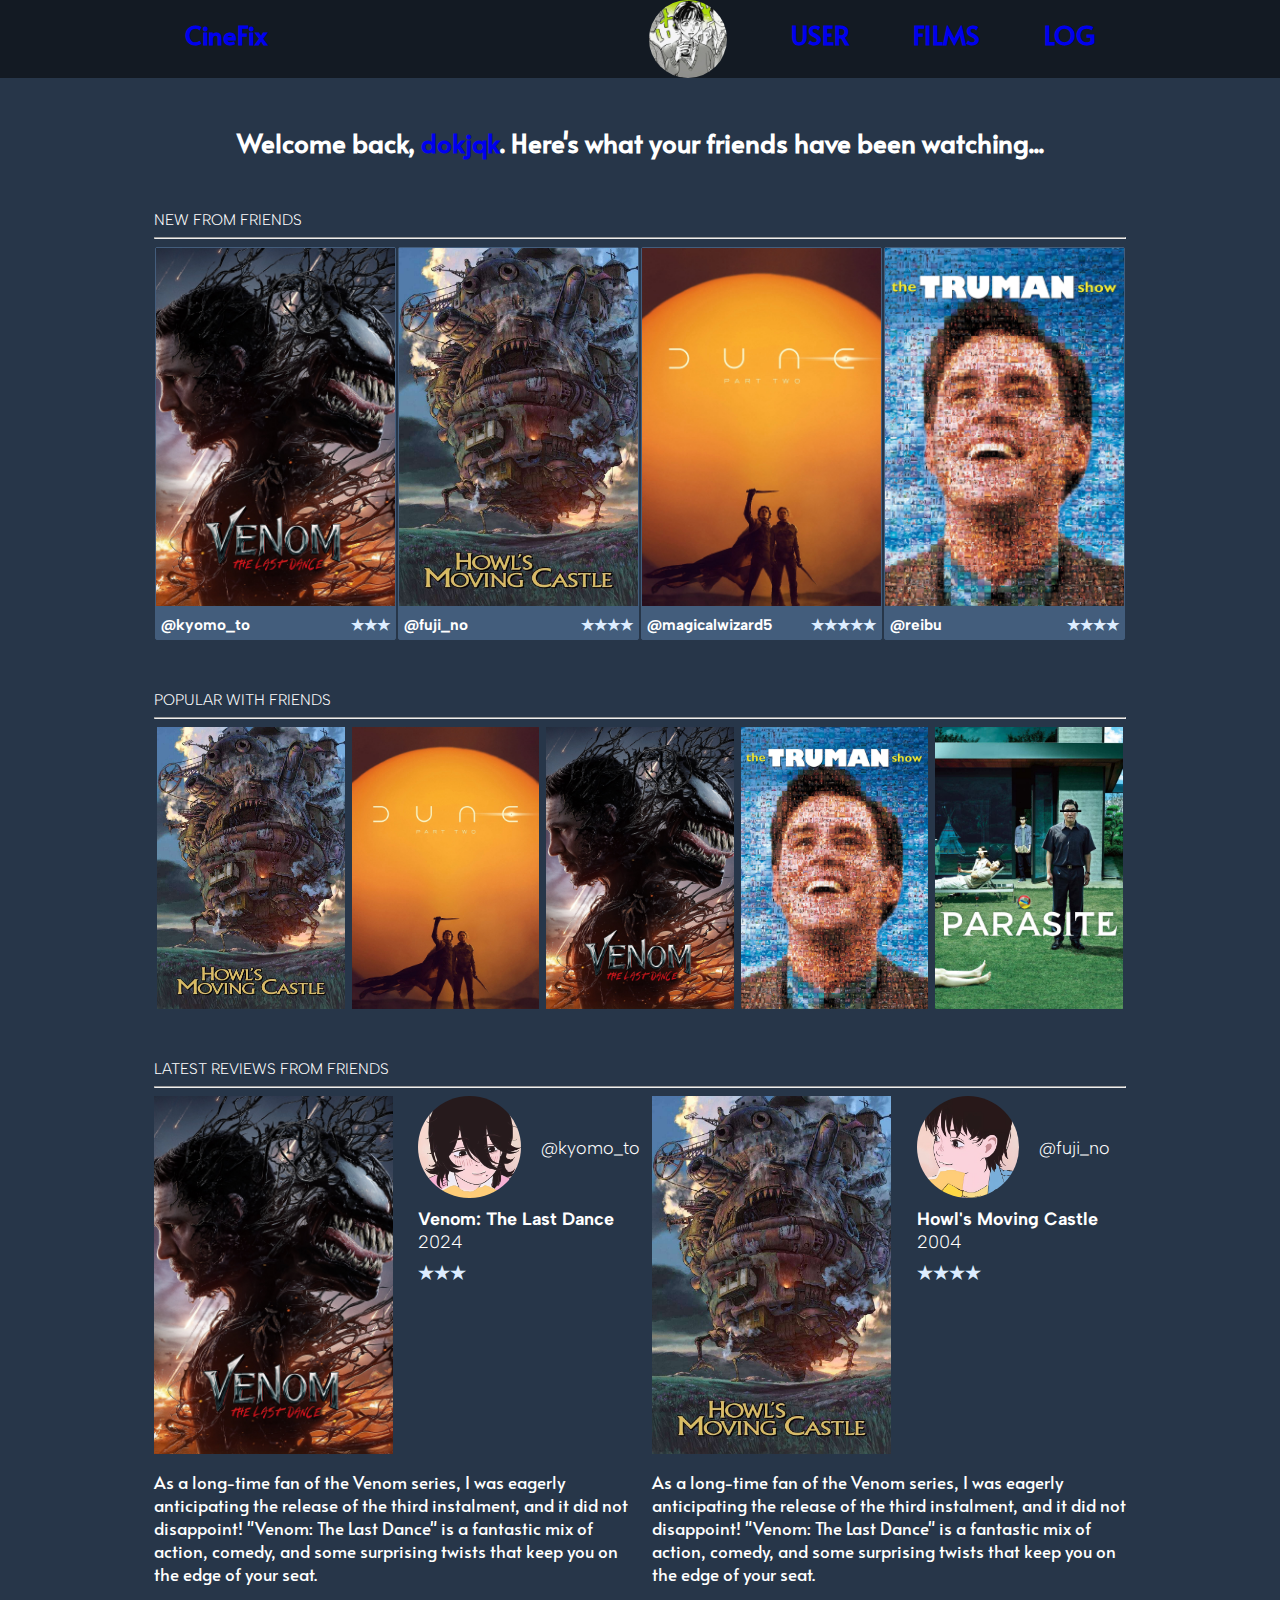
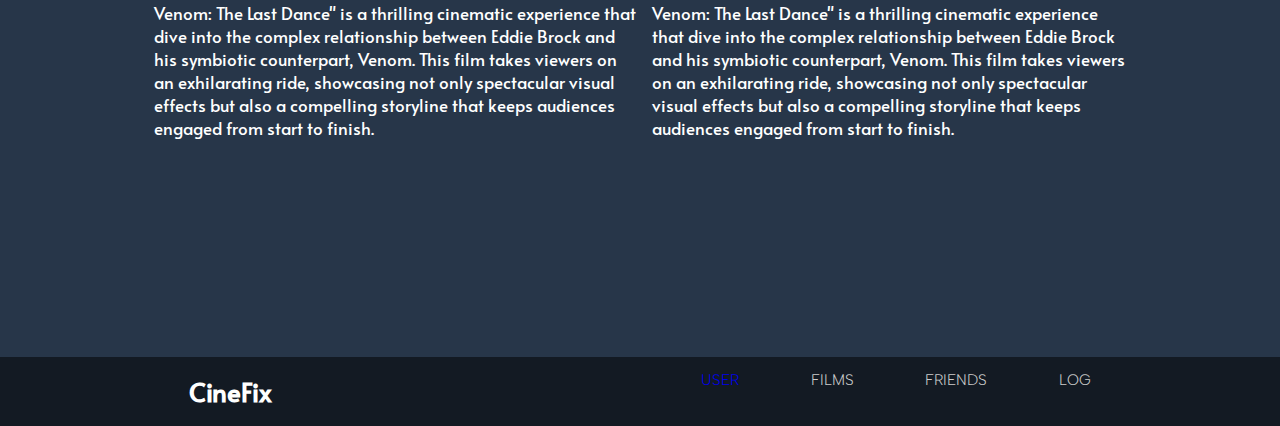
<file: index.html>
<!DOCTYPE html>
<html lang="en">
<head>
    <meta charset="UTF-8">
    <meta name="viewport" content="width=device-width, initial-scale=1.0">
    <title>CineFix</title>
    <link rel="stylesheet" href="./styles.css">
    <link rel="preconnect" href="https://fonts.googleapis.com">
    <link rel="preconnect" href="https://fonts.gstatic.com" crossorigin>
    <link href="https://fonts.googleapis.com/css2?family=Alata&family=Albert+Sans:ital,wght@0,100..900;1,100..900&display=swap" rel="stylesheet">
</head>
<body>
    <nav> 
        <h1 class="main"><a href="index.html">CineFix</a></h1>
        <img src="./images/icon.jpg" alt="Icon image">
        <h1><a href="./user.html">USER</a></h1>
        <h1><a href="./films.html">FILMS</a></h1>
        <h1><a href="./log.html">LOG</a></h1>
    </nav>
    <div id="side-borders">
        <main>
            <!-- Introduction -->
             <section id="introduction">
                <h1>Welcome back, <a href="user.html">dokjqk</a>. Here's what your friends have been watching...</h1>
             </section>
            <!-- New from friends -->
            <section>
                <h2>NEW FROM FRIENDS</h2>
                <hr>
                <div id="new-friends">
                    <div id="review-bar">
                        <a href="#"><img src="./images/venom-the-last-dance.jpg" alt="Vemon The Last Dance"></a>
                        <div id="bar-text">
                            <h3>@kyomo_to</h3>
                            <h3 class="stars">★★★</h3>
                        </div>
                    </div>
                    <div id="review-bar">
                        <a href="./films/howls-moving-castle.html"><img src="./images/howl-s-moving-castle.jpg" alt="Howl's Moving Castle"></a>
                        <div id="bar-text">
                            <h3>@fuji_no</h3>
                            <h3 class="stars">★★★★</h3>
                        </div>
                    </div>
                    <div id="review-bar">
                        <a href="#"><img src="./images/dune-part-two.jpg" alt="Dune Part Two"></a>
                        <div id="bar-text">
                            <h3>@magicalwizard5</h3>
                            <h3 class="stars">★★★★★</h3>
                            </div>
                    </div>
                    <div id="review-bar">
                        <a href="#"><img src="./images/the-truman-show.jpg" alt="The Truman Show"></a>
                        <div id="bar-text">
                            <h3>@reibu</h3>
                            <h3 class="stars">★★★★</h3>
                        </div>
                    </div>
                </div>
            </section>

            <!-- Popular with friends right now -->
            <section>
                <h2 style="margin-top: 50px;">POPULAR WITH FRIENDS</h2>
                <hr>
                <div id="popular-friends-images">
                    <img src="./images/howl-s-moving-castle.jpg" alt="Howl's Moving Castle">
                    <img src="./images/dune-part-two.jpg" alt="Dune Part Two">
                    <img src="./images/venom-the-last-dance.jpg" alt="Vemon The Last Dance">
                    <img src="./images/the-truman-show.jpg" alt="The Truman Show">
                    <img src="./images/parasite.jpg" alt="Parasite">
                </div>
            </section>

            <!-- Latest reviews from friends -->
            <section>
                <h2 style="margin-top: 50px;">LATEST REVIEWS FROM FRIENDS</h2>
                <hr>
                <div id="reviews-home">
                    <div>
                        <div id="recent-reviews">
                            <img src="./images/venom-the-last-dance.jpg" alt="Vemon The Last Dance">
                            <div id="texts">
                                <div id="review-username">
                                    <img src="./images/kyomoto-icon.jpg" alt="kyomoto-icon">
                                    <h2>@kyomo_to</h2>
                                </div>
                                <h3>Venom: The Last Dance</h3>
                                <h2>2024</h2>
                                <h3 class="stars">★★★</h3>
                            </div>
                        </div>
                        <p>As a long-time fan of the Venom series, 
                            I was eagerly anticipating the release of the third instalment, 
                            and it did not disappoint! "Venom: The Last Dance" is a fantastic mix of action, comedy, 
                            and some surprising twists that keep you on the edge of your seat.</p>
                        <p>Venom: The Last Dance" is a thrilling cinematic experience 
                            that dive into the complex relationship between Eddie Brock and his symbiotic counterpart, Venom. 
                            This film takes viewers on an exhilarating ride, 
                            showcasing not only spectacular visual effects but also a compelling storyline that keeps audiences engaged from start to finish.</p>    
                    </div>
                    <div>
                        <div id="recent-reviews">
                            <img src="./images/howl-s-moving-castle.jpg" alt="Howl's Moving Castle">
                            <div id="texts">
                                <div id="review-username">
                                    <img src="./images/fujino-icon.jpg" alt="fujino-icon">
                                    <h2>@fuji_no</h2>
                                </div>
                                <h3>Howl's Moving Castle</h3>
                                <h2>2004</h2>
                                <h3 class="stars">★★★★</h3>
                            </div>
                        </div>
                        <p>As a long-time fan of the Venom series, 
                            I was eagerly anticipating the release of the third instalment, 
                            and it did not disappoint! "Venom: The Last Dance" is a fantastic mix of action, comedy, 
                            and some surprising twists that keep you on the edge of your seat.</p>
                        <p>Venom: The Last Dance" is a thrilling cinematic experience 
                            that dive into the complex relationship between Eddie Brock and his symbiotic counterpart, Venom. 
                            This film takes viewers on an exhilarating ride, 
                            showcasing not only spectacular visual effects but also a compelling storyline that keeps audiences engaged from start to finish.</p>    
                    </div>
                </div>
            </section>
        </main>
    </div>
    <div id="blank-space"></div>
    <footer>
        <h1 class="main">CineFix</h1>
        <h2><a href="user.html">USER</a></h2>
        <h2><a href="">FILMS</a></h2>
        <h2><a href="">FRIENDS</a></h2>
        <h2><a href="">LOG</a></h2>
    </footer>
    <script src="logScript.js"></script>
</body>
</html>
</file>
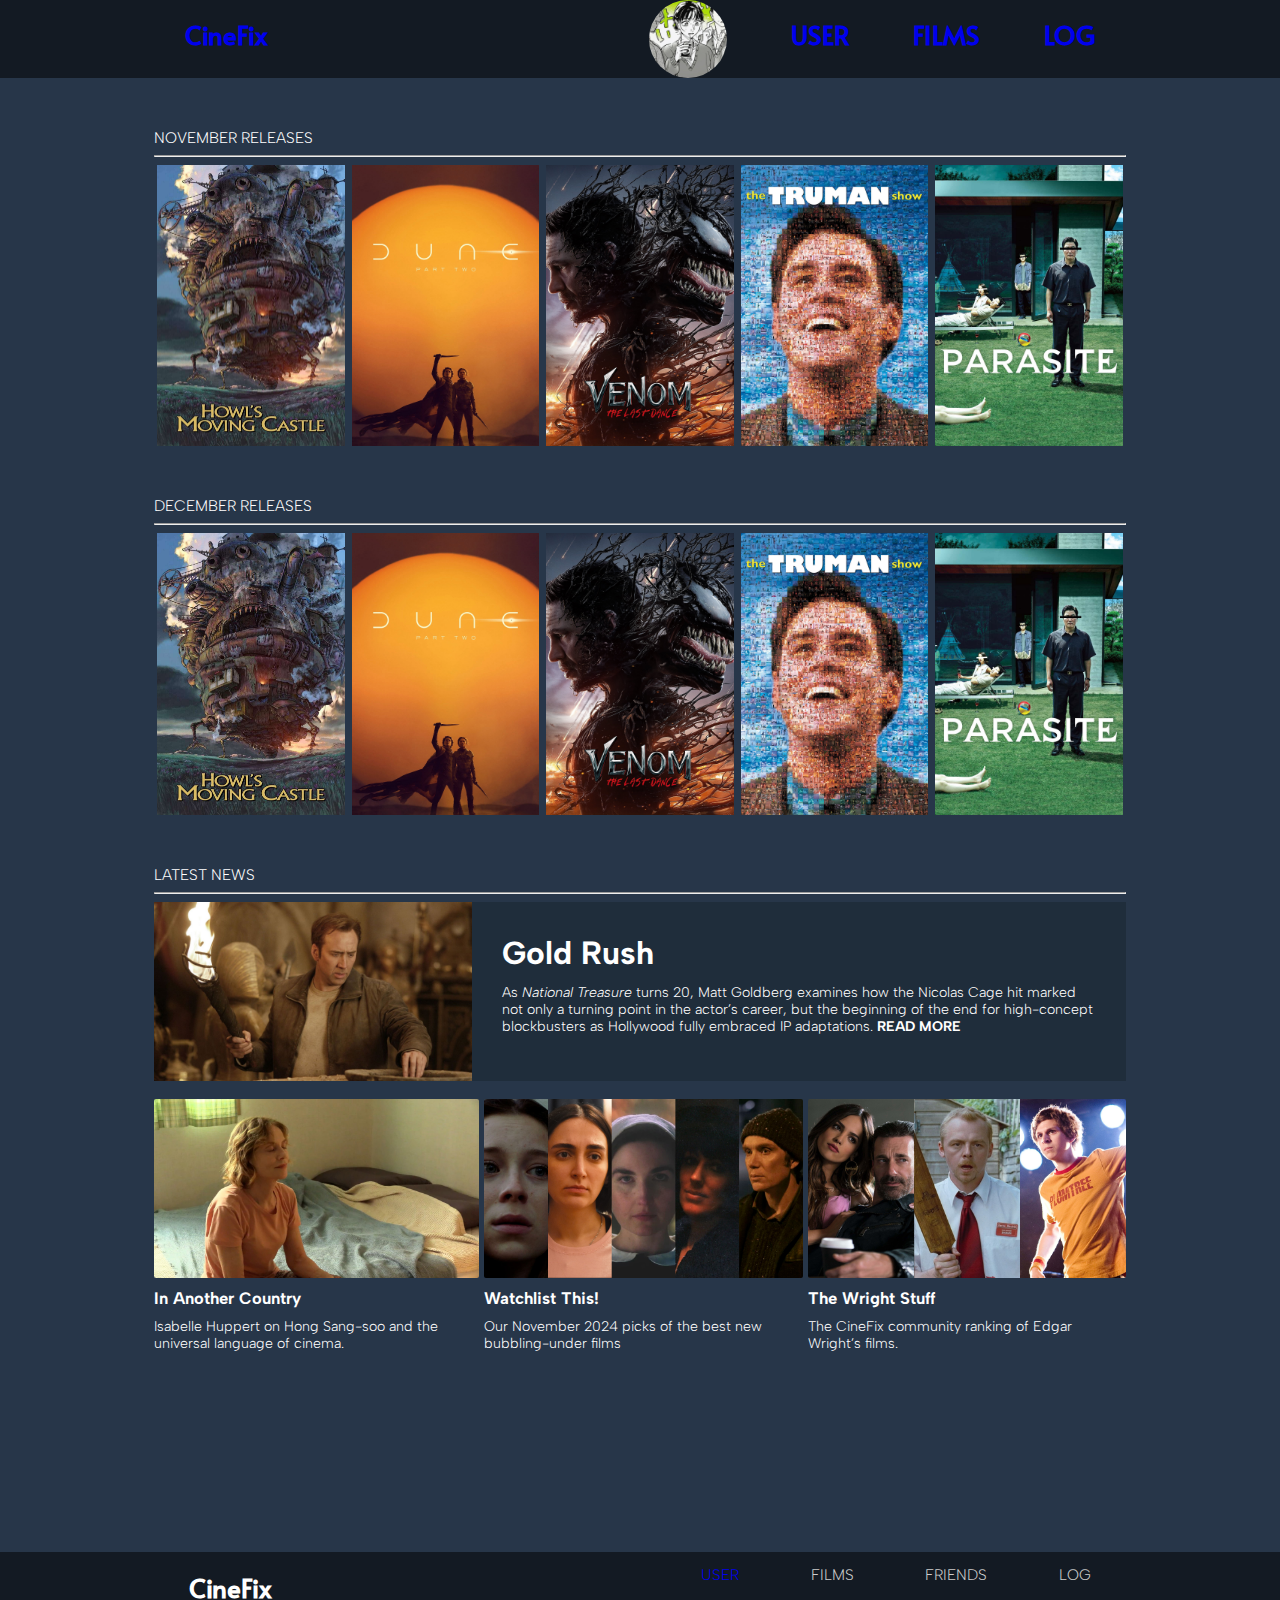
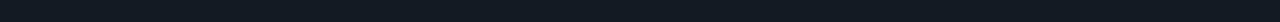
<file: films.html>
<!DOCTYPE html>
<html lang="en">
<head>
    <meta charset="UTF-8">
    <meta name="viewport" content="width=device-width, initial-scale=1.0">
    <title>CineFix Films</title>
    <link rel="stylesheet" href="styles.css">
    <link rel="preconnect" href="https://fonts.googleapis.com">
    <link rel="preconnect" href="https://fonts.gstatic.com" crossorigin>
    <link href="https://fonts.googleapis.com/css2?family=Alata&family=Albert+Sans:ital,wght@0,100..900;1,100..900&display=swap" rel="stylesheet">
</head>
<body>
    <nav> 
        <h1 class="main"><a href="index.html">CineFix</a></h1>
        <img src="./images/icon.jpg" alt="Icon image">
        <h1><a href="./user.html">USER</a></h1>
        <h1><a href="./films.html">FILMS</a></h1>
        <h1><a href="./log.html">LOG</a></h1>
    </nav>
    <div id="side-borders">
        <section>
            <h2 style="margin-top: 50px;">NOVEMBER RELEASES</h2>
            <hr>
            <div id="popular-friends-images">
                <img src="./images/howl-s-moving-castle.jpg" alt="Howl's Moving Castle">
                <img src="./images/dune-part-two.jpg" alt="Dune Part Two">
                <img src="./images/venom-the-last-dance.jpg" alt="Vemon The Last Dance">
                <img src="./images/the-truman-show.jpg" alt="The Truman Show">
                <img src="./images/parasite.jpg" alt="Parasite">
            </div>
        </section>
        <section>
            <h2 style="margin-top: 50px;">DECEMBER RELEASES</h2>
            <hr>
            <div id="popular-friends-images">
                <img src="./images/howl-s-moving-castle.jpg" alt="Howl's Moving Castle">
                <img src="./images/dune-part-two.jpg" alt="Dune Part Two">
                <img src="./images/venom-the-last-dance.jpg" alt="Vemon The Last Dance">
                <img src="./images/the-truman-show.jpg" alt="The Truman Show">
                <img src="./images/parasite.jpg" alt="Parasite">
            </div>
        </section>
        <section>
            <h2 style="margin-top: 50px;">LATEST NEWS</h2>
            <hr>
            <div id="news-header">
                <img src="./images/gold-rush-cage1.jpg" alt="Gold Rush Nicolas Cage">
                <div id="news-text-header">
                    <h3>Gold Rush</h3>
                    <h2>As <em>National Treasure</em> turns 20, Matt Goldberg examines how the Nicolas Cage hit marked not only a turning point in the actor’s career,
                         but the beginning of the end for high-concept blockbusters as Hollywood fully embraced IP adaptations. <span>READ MORE</span></h2>
                </div>
            </div>
            <br>
        </section>
        <div id="other-news">
            <div id="other-news-items">
                <img src="./images/in-another-country.jpg" alt="A Traveler’s Needs">
                <h3>In Another Country</h3>
                <h2>Isabelle Huppert on Hong Sang-soo and the universal language of cinema.</h2>
            </div>
            <div id="other-news-items">
                <img src="./images/watch-this.jpg" alt="CineFix Watch This">
                <h3>Watchlist This!</h3>
                <h2>Our November 2024 picks of the best new bubbling-under films</h2>
            </div>
            <div id="other-news-items">
                <img src="./images/edgar-wright.jpg" alt="Edgar Wright">
                <h3>The Wright Stuff</h3>
                <h2>The CineFix community ranking of Edgar Wright’s films.</h2>
            </div>
        </div>

    </div>
    <div id="blank-space"></div>
    <footer>
        <h1 class="main">CineFix</h1>
        <h2><a href="user.html">USER</a></h2>
        <h2><a href="">FILMS</a></h2>
        <h2><a href="">FRIENDS</a></h2>
        <h2><a href="">LOG</a></h2>
    </footer>
</body>
</file>
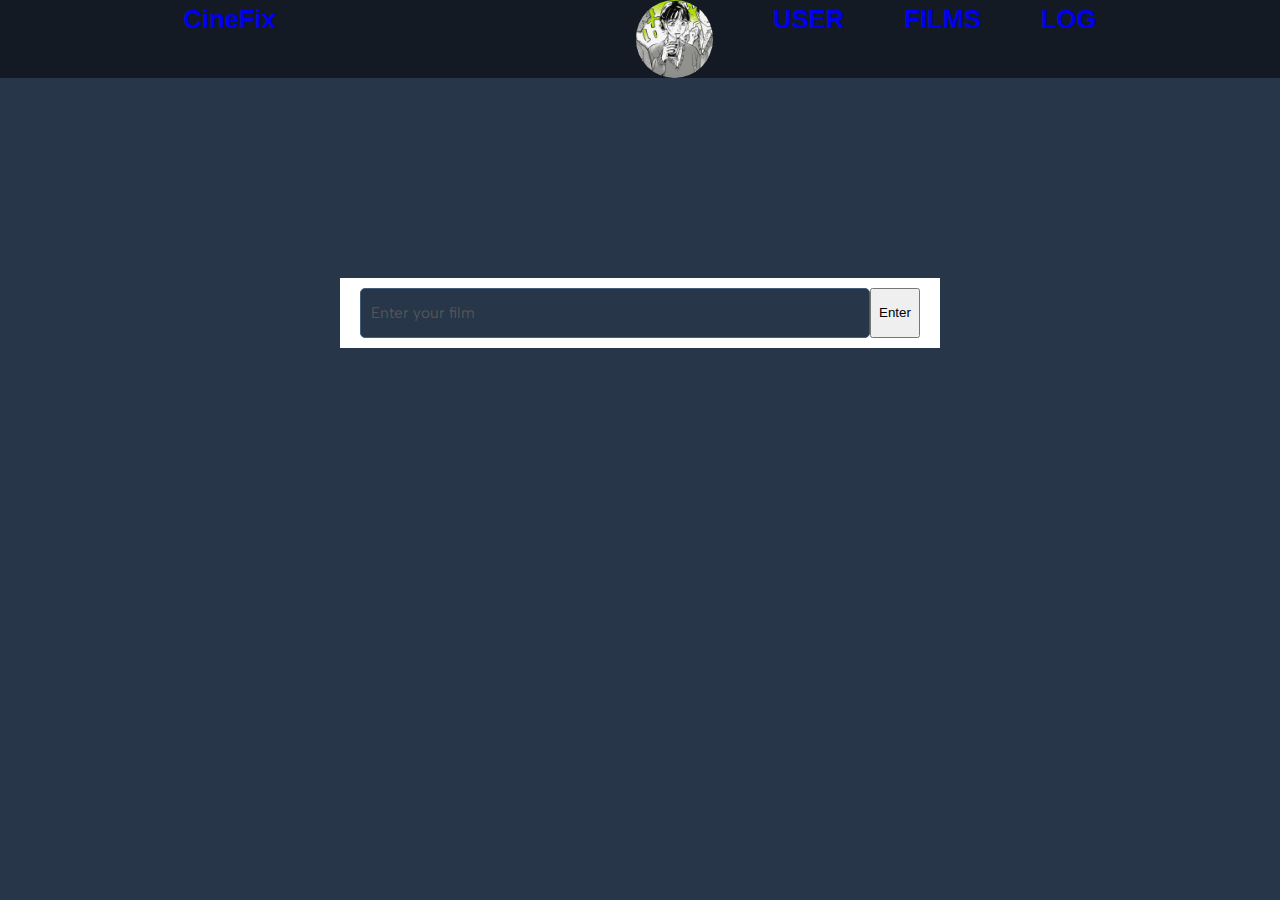
<file: logsearch.html>
<!DOCTYPE html>
<html lang="en">
<head>
    <meta charset="UTF-8">
    <meta name="viewport" content="width=device-width, initial-scale=1.0">
    <title>Test</title>
    <link rel="icon" href="./images/feather-solid.svg">
    <link rel="stylesheet" href="textstyles.css">
    <link rel="stylesheet" href="./styles.css">
    <link rel="preconnect" href="https://fonts.googleapis.com">
    <link rel="preconnect" href="https://fonts.gstatic.com" crossorigin>
    <link href="https://fonts.googleapis.com/css2?family=Alata&family=Albert+Sans:ital,wght@0,100..900;1,100..900&display=swap" rel="stylesheet">
</head>
<body>
    <nav> 
        <h1 class="main"><a href="./index.html">CineFix</a></h1>
        <img src="./images/icon.jpg" alt="Icon image">
        <h1><a href="./user.html">USER</a></h1>
        <h1><a href="./films.html">FILMS</a></h1>
        <h1><a href="./logsearch.html">LOG</a></h1>
    </nav>
    <div class="search-box">
        <div class="row">
            <input type="text" id="input-box" placeholder="Enter your film"
            autocomplete="off">
            <button id="save-button">Enter</button>
        </div>
        <div class="result-box"></div>
    </div>  
    <script src="autocomplete.js"></script>
</body>
</html>
</file>
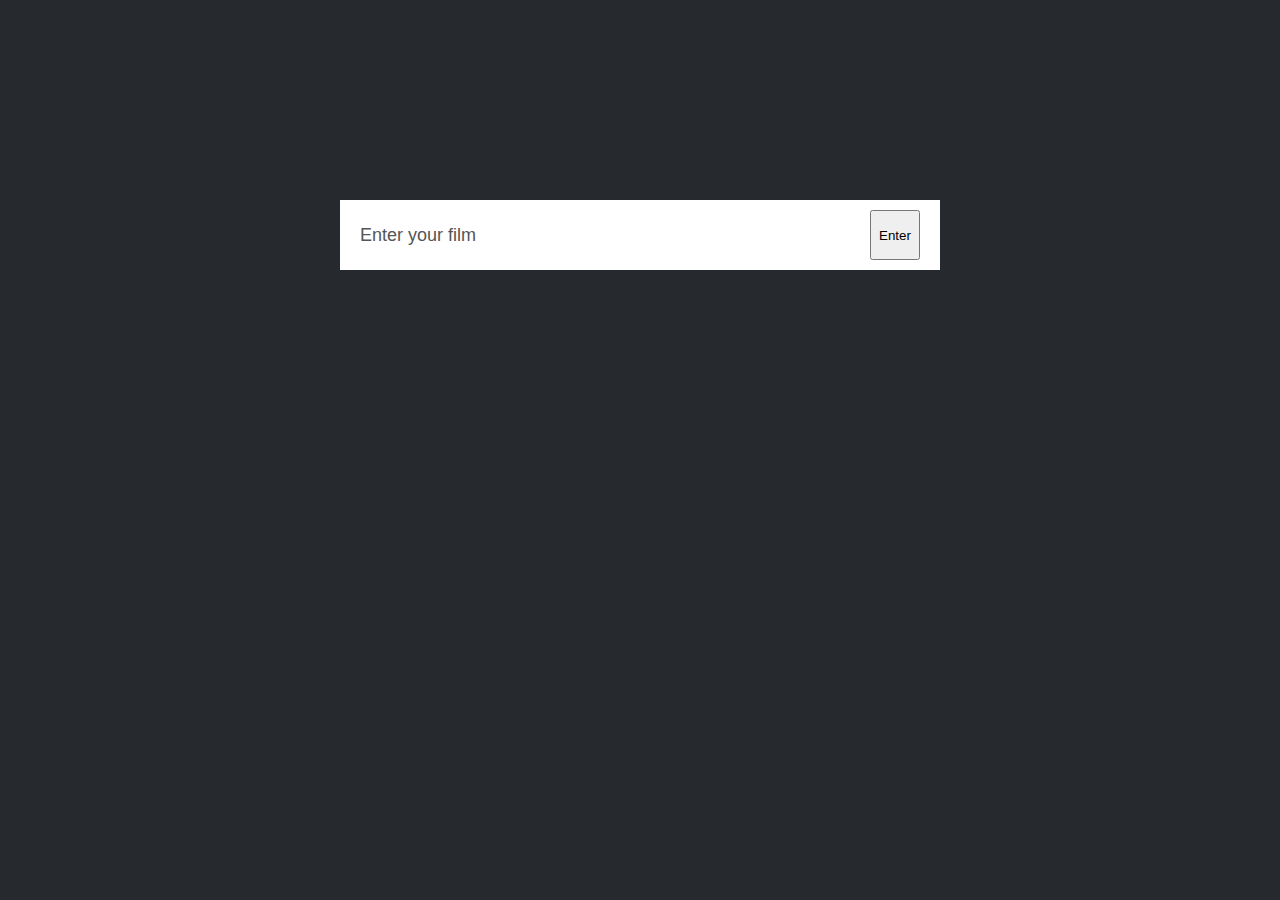
<file: test.html>
<!DOCTYPE html>
<html lang="en">
<head>
    <meta charset="UTF-8">
    <meta name="viewport" content="width=device-width, initial-scale=1.0">
    <title>Test</title>
    <link rel="stylesheet" href="textstyles.css">
</head>
<body>
    <div class="search-box">
        <div class="row">
            <input type="text" id="input-box" placeholder="Enter your film"
            autocomplete="off">
            <button id="save-button">Enter</button>
        </div>
        <div class="result-box"></div>
    </div>
    <script src="autocomplete.js"></script>
</body>
</html>
</file>
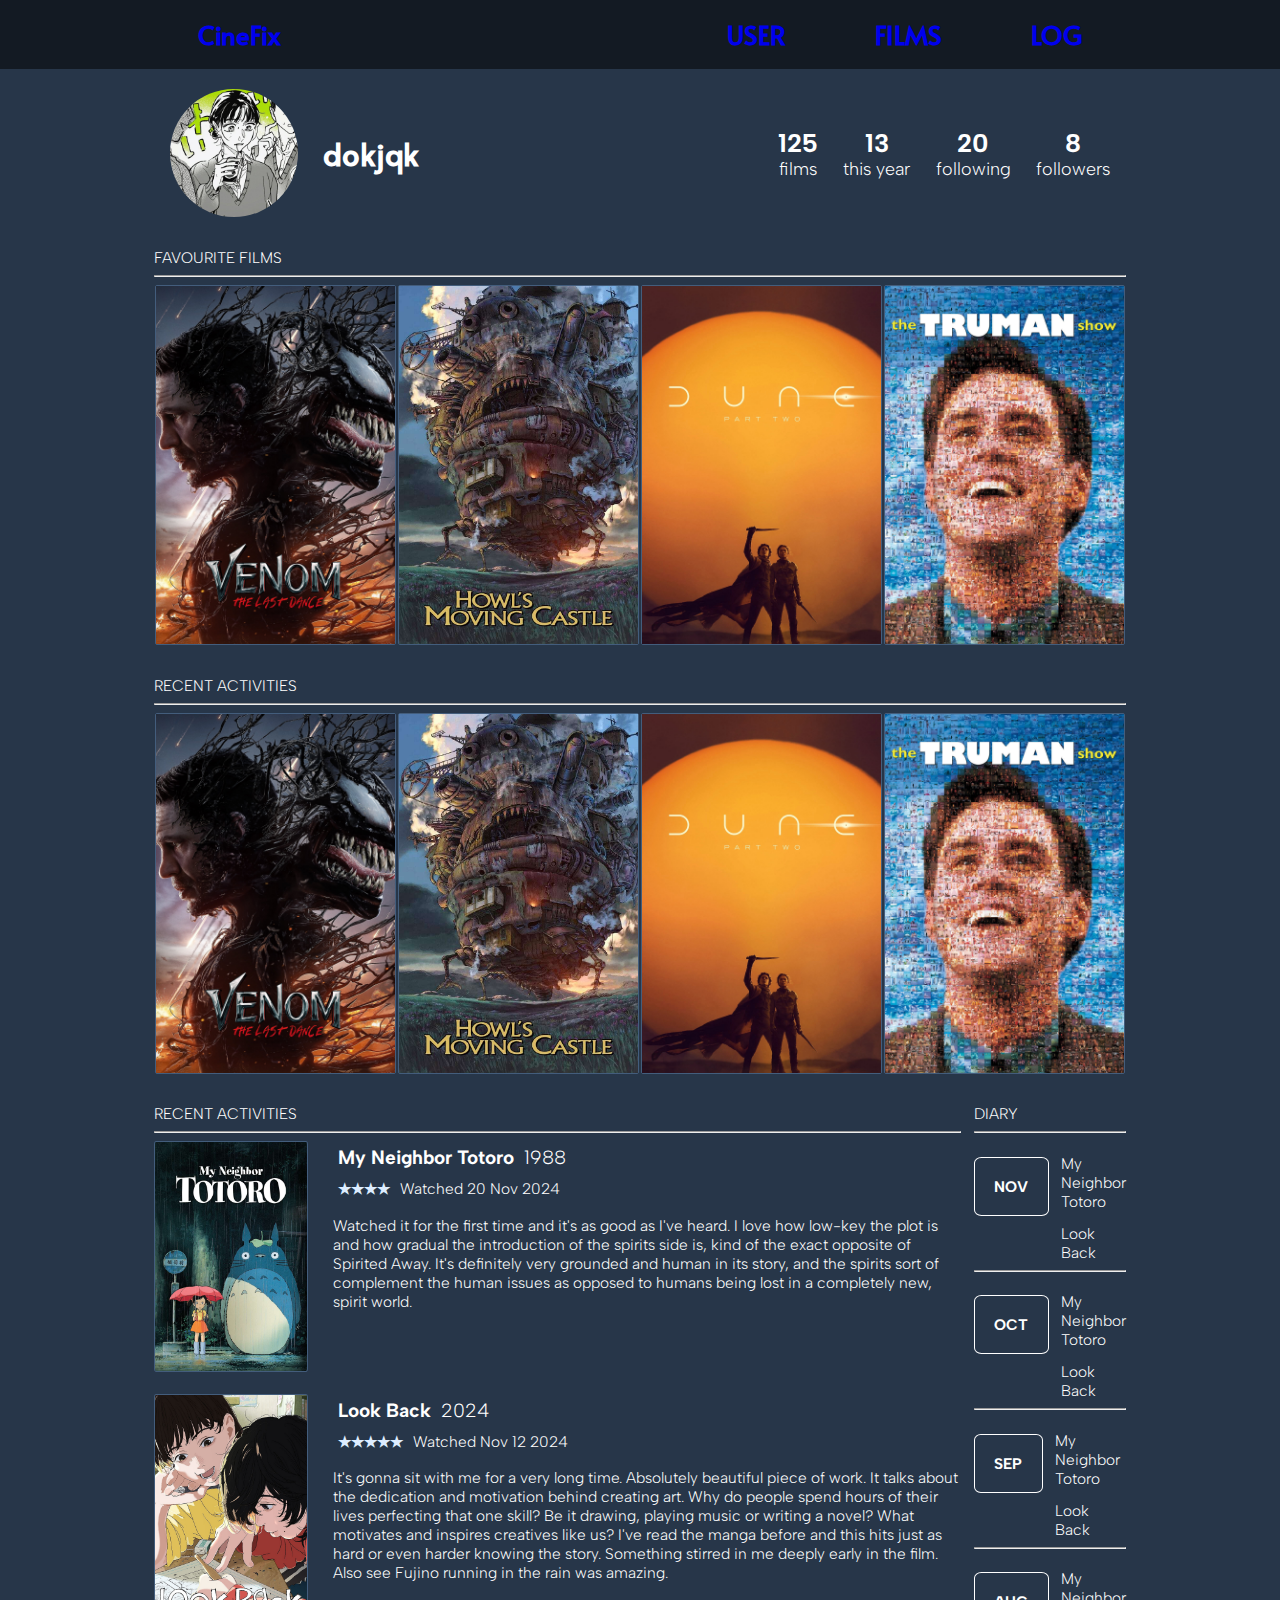
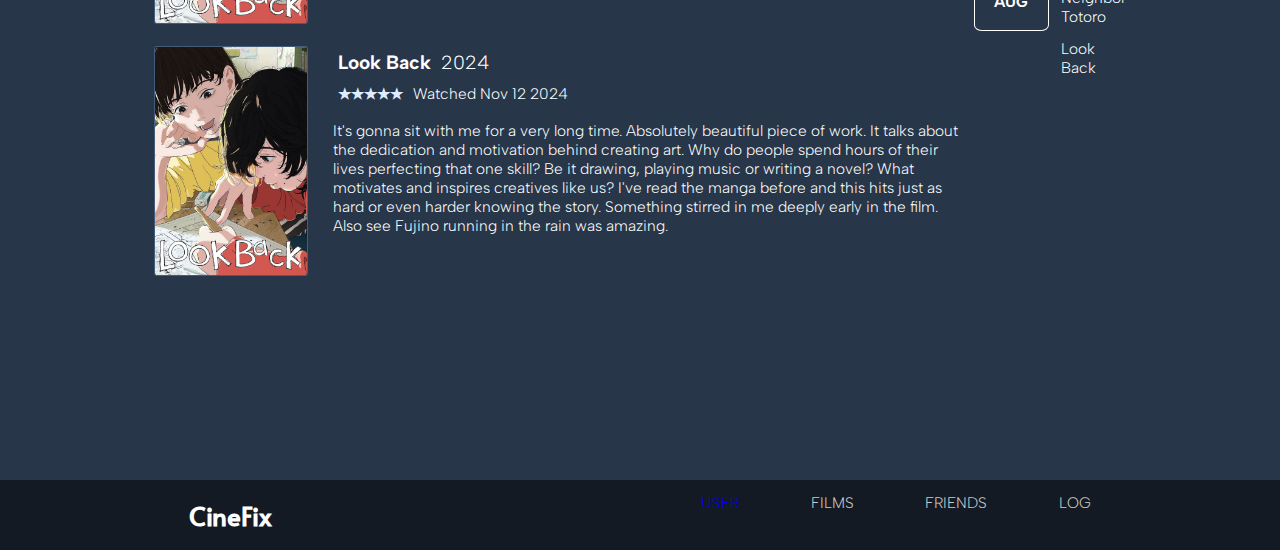
<file: user.html>
<!DOCTYPE html>
<html lang="en">
<head>
    <meta charset="UTF-8">
    <meta name="viewport" content="width=device-width, initial-scale=1.0">
    <title>CineFix User</title>
    <link rel="stylesheet" href="styles.css">
    <link rel="preconnect" href="https://fonts.googleapis.com">
    <link rel="preconnect" href="https://fonts.gstatic.com" crossorigin>
    <link href="https://fonts.googleapis.com/css2?family=Alata&family=Albert+Sans:ital,wght@0,100..900;1,100..900&display=swap" rel="stylesheet">
</head>
<body>
    <nav> 
        <h1 class="main"><a href="index.html">CineFix</a></h1>
        <h1><a href="./user.html">USER</a></h1>
        <h1><a href="./films.html">FILMS</a></h1>
        <h1><a href="./log.html">LOG</a></h1>
    </nav>
    <div id="side-borders">
        <section>
            <div id="profile-borders">
                <div id="profile-name">
                    <img src="./images/icon.jpg" alt="Icon image">
                    <h1>dokjqk</h1>
                </div>
                <div class="profile-icons">
                    <h3>125</h3>
                    <h2>films</h2>
                </div>
                <div class="profile-icons">
                    <h3>13</h3>
                    <h2>this year</h2>
                </div>
                <div class="profile-icons">
                    <h3>20</h3>
                    <h2>following</h2>
                </div>
                <div class="profile-icons">
                    <h3>8</h3>
                    <h2>followers</h2>
                </div>
            </div>
        </section>
        <br>
        <section>
            <h2>FAVOURITE FILMS</h2>
            <hr>
            <div id="new-friends">
                <div id="review-bar">
                    <img src="./images/venom-the-last-dance.jpg" alt="Vemon The Last Dance">
                </div>
                <div id="review-bar">
                    <img src="./images/howl-s-moving-castle.jpg" alt="Howl's Moving Castle">
                </div>
                <div id="review-bar">
                    <img src="./images/dune-part-two.jpg" alt="Dune Part Two">
                </div>
                <div id="review-bar">
                    <img src="./images/the-truman-show.jpg" alt="The Truman Show">
                </div>
            </div>
        </section>
        <br>
        <section>
            <h2>RECENT ACTIVITIES</h2>
            <hr>
            <div id="new-friends">
                <div id="review-bar">
                    <img src="./images/venom-the-last-dance.jpg" alt="Vemon The Last Dance">
                </div>
                <div id="review-bar">
                    <img src="./images/howl-s-moving-castle.jpg" alt="Howl's Moving Castle">
                </div>
                <div id="review-bar">
                    <img src="./images/dune-part-two.jpg" alt="Dune Part Two">
                </div>
                <div id="review-bar">
                    <img src="./images/the-truman-show.jpg" alt="The Truman Show">
                </div>
            </div>
        </section>
        <br>
        <section>
            <div id="recent-reviews-user-section">
                <div class="item-80">    
                    <div>
                        <h2>RECENT ACTIVITIES</h2>
                        <hr>
                    </div>  
                    <div>
                        <div id="recent-reviews-user">
                            <div id="#recent-reviews-img">
                                <img src="./images/my-neighbor-totoro.jpg" alt="My Neighbor Totoro">
                            </div>
                            <div id="recent-reviews-text">
                                <div id="recent-reviews-movie-name">
                                    <h3>My Neighbor Totoro</h3>
                                    <h2>1988</h2>
                                </div>
                                <div id="recent-reviews-rating">
                                    <h3 class="stars">★★★★</h3>
                                    <h2>Watched 20 Nov 2024</h2>
                                </div>
                                <div>
                                    <h2>
                                        Watched it for the first time and it's as good as I've heard.
                                        I love how low-key the plot is and how gradual the introduction of the spirits side is,
                                        kind of the exact opposite of Spirited Away. It's definitely very grounded and human in its story,
                                        and the spirits sort of complement the human issues as opposed to humans being lost in a completely new, spirit world.
                                    </h2>
                                </div>
                            </div>
                        </div>
                    </div>
                    <br>
                    <div>
                        <div id="recent-reviews-user">
                            <div id="#recent-reviews-img">
                                <img src="./images/look-back.jpg" alt="Look Back">
                            </div>
                            <div id="recent-reviews-text">
                                <div id="recent-reviews-movie-name">
                                    <h3>Look Back</h3>
                                    <h2>2024</h2>
                                </div>
                                <div id="recent-reviews-rating">
                                    <h3 class="stars">★★★★★</h3>
                                    <h2>Watched Nov 12 2024</h2>
                                </div>
                                <div>
                                    <h2>
                                        It's gonna sit with me for a very long time. Absolutely beautiful piece of work. It talks about the dedication and motivation 
                                        behind creating art. Why do people spend hours of their lives perfecting that one skill? Be it drawing, playing music or writing a novel? 
                                        What motivates and inspires creatives like us? I've read the manga before and this hits just as hard or even harder knowing the story.
                                        Something stirred in me deeply early in the film. Also see Fujino running in the rain was amazing.
                                    </h2>
                                </div>
                            </div>
                        </div>
                    </div>
                    <br>
                    <div>
                        <div id="recent-reviews-user">
                            <div>
                                <img src="./images/look-back.jpg" alt="">
                            </div>
                            <div id="recent-reviews-text">
                                <div id="recent-reviews-movie-name">
                                    <h3>Look Back</h3>
                                    <h2>2024</h2>
                                </div>
                                <div id="recent-reviews-rating">
                                    <h3 class="stars">★★★★★</h3>
                                    <h2>Watched Nov 12 2024</h2>
                                </div>
                                <div>
                                    <h2>
                                        It's gonna sit with me for a very long time. Absolutely beautiful piece of work. It talks about the dedication and motivation 
                                        behind creating art. Why do people spend hours of their lives perfecting that one skill? Be it drawing, playing music or writing a novel? 
                                        What motivates and inspires creatives like us? I've read the manga before and this hits just as hard or even harder knowing the story.
                                        Something stirred in me deeply early in the film. Also see Fujino running in the rain was amazing.
                                    </h2>
                                </div>
                            </div>
                        </div>
                    </div>
                </div>
                <div class="item-20">
                    <div id="diary">
                        <h2>DIARY</h2>
                        <hr>
                    </div>
                    <ul>
                        <li>
                            <div>
                                <h3>NOV</h3>
                            </div>
                            <div id="movie-diary-text">
                                <h2>My Neighbor Totoro</h2>
                                <h2>Look Back</h2>
                            </div>
                        </li>
                        <hr>
                        <li>
                            <div>
                                <h3>OCT</h3>
                            </div>
                            <div id="movie-diary-text">
                                <h2>My Neighbor Totoro</h2>
                                <h2>Look Back</h2>
                            </div>
                        </li>
                        <hr>
                        <li>
                            <div>
                                <h3>SEP</h3>
                            </div>
                            <div id="movie-diary-text">
                                <h2>My Neighbor Totoro</h2>
                                <h2>Look Back</h2>
                            </div>
                        </li>
                        <hr>
                        <li>
                            <div>
                                <h3>AUG</h3>
                            </div>
                            <div id="movie-diary-text">
                                <h2>My Neighbor Totoro</h2>
                                <h2>Look Back</h2>
                            </div>
                        </li>
                    </ul>
                </div>
            </div>
        </section>
    </div>
    <div id="blank-space"></div>
    <footer>
        <h1 class="main">CineFix</h1>
        <h2><a href="user.html">USER</a></h2>
        <h2><a href="">FILMS</a></h2>
        <h2><a href="">FRIENDS</a></h2>
        <h2><a href="">LOG</a></h2>
    </footer>
</body>
</html>
</file>
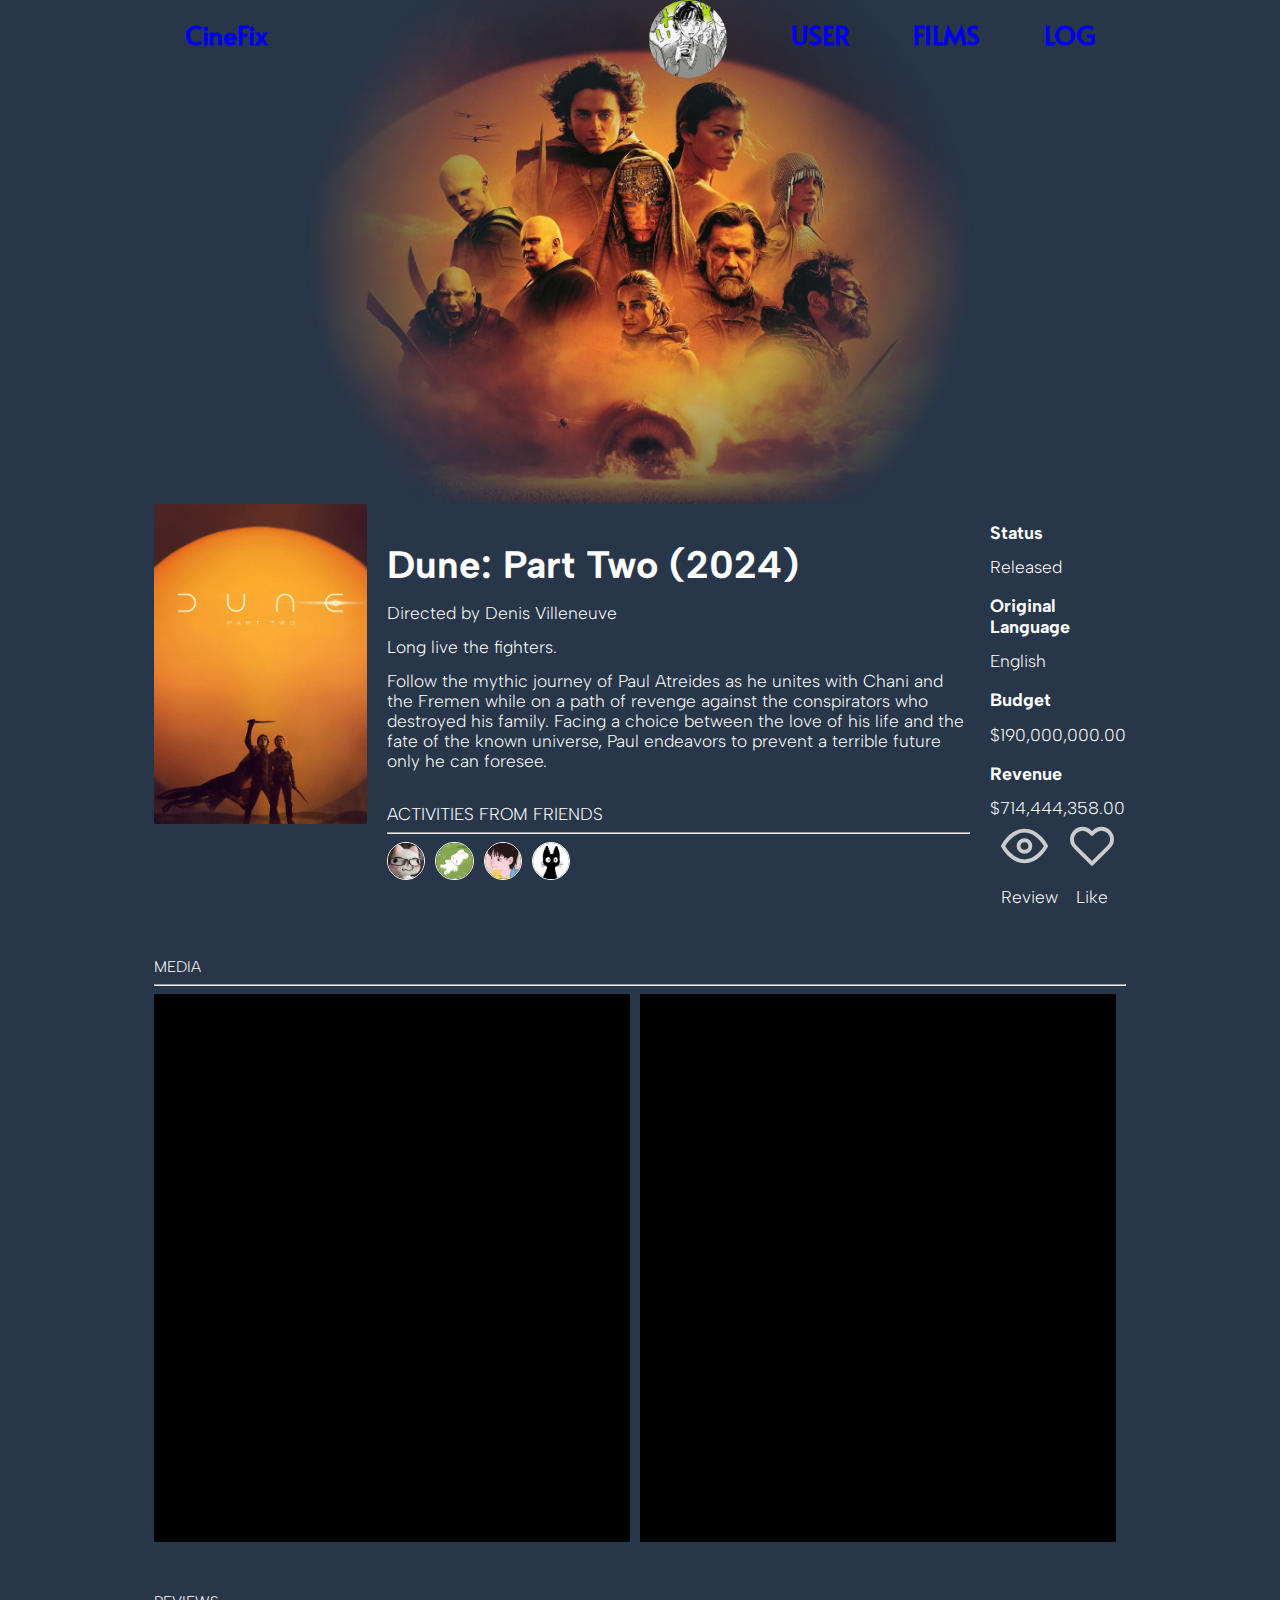
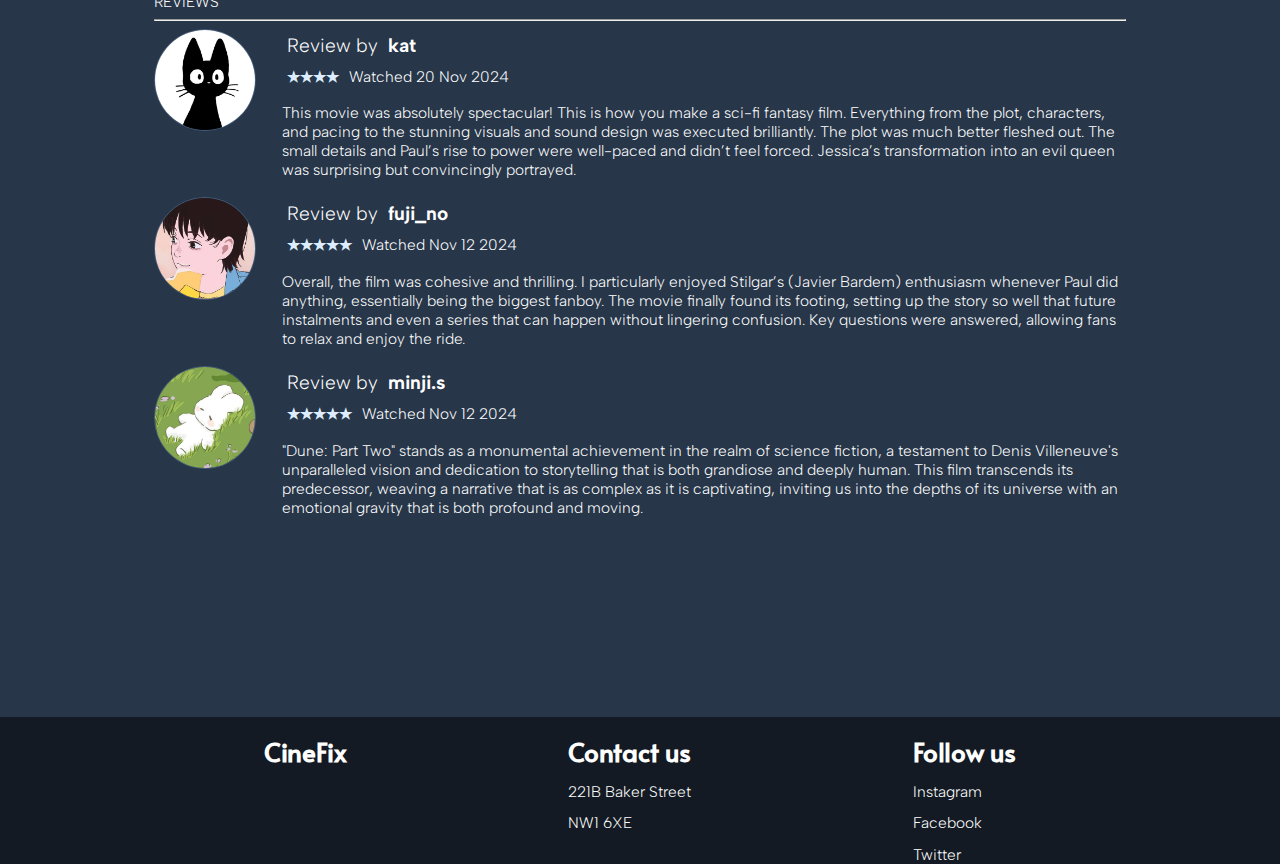
<file: films/dune-2.html>
<!DOCTYPE html>
<html lang="en">
<head>
    <meta charset="UTF-8">
    <meta name="viewport" content="width=device-width, initial-scale=1.0">
    <title>Dune: Part Two</title>
    <link rel="icon" href="../images/feather-solid.svg">
    <link rel="stylesheet" href = "../styles.css">
    <link rel="preconnect" href="https://fonts.googleapis.com">
    <link rel="preconnect" href="https://fonts.gstatic.com" crossorigin>
    <link href="https://fonts.googleapis.com/css2?family=Alata&family=Albert+Sans:ital,wght@0,100..900;1,100..900&display=swap" rel="stylesheet">
</head>
<body>
    <div class="image-container">
        <img src="../images/dune-part-two-banner.jpg" alt="dune-part-two-banner" id="header-image">
        <nav id="film-nav"> 
            <h1 class="main"><a href="../index.html">CineFix</a></h1>
            <img src="../images/icon.jpg" alt="Icon image">
            <h1><a href="../user.html">USER</a></h1>
            <h1><a href="../films.html">FILMS</a></h1>
            <h1><a href="../logsearch.html">LOG</a></h1>
        </nav>
    </div>  
    <div id="side-borders">
        <section>
            <div id="film-info">
                <div>
                    <img src="../images/dune-part-two.jpg" style="border-radius: 2px;" alt="Dune: Part Two">
                </div>
                <div id="film-texts">
                    <h3>Dune: Part Two (2024)</h3>
                    <h2>Directed by Denis Villeneuve</h2>
                    <h2>Long live the fighters.</h2>
                    <h2>Follow the mythic journey of Paul Atreides as he unites with Chani and the Fremen while on a path of revenge against the conspirators who destroyed his family. 
                        Facing a choice between the love of his life and the fate of the known universe, 
                        Paul endeavors to prevent a terrible future only he can foresee.</h2>
                    <br>
                    <h2 style="font-size: 1.vw;">ACTIVITIES FROM FRIENDS</h2>
                    <hr>
                    <div id="activities">
                        <img src="../images/another-cat-icon.jpg" alt="Cat Icon">
                        <img src="../images/bunny-icon.jpg" alt="Bunny Icon">
                        <img src="../images/fujino-icon.jpg" alt="Fujino Icon">
                        <img src="../images/cat-icon.jpg" alt="Kat Icon">
                    </div>
                </div>
                <div id="film-metadata">
                    <h3>Status</h3>
                    <h2>Released</h2>
                    <h3>Original Language</h3>
                    <h2>English</h2>
                    <h3>Budget</h3>
                    <h2>$190,000,000.00</h2>
                    <h3>Revenue</h3>
                    <h2>$714,444,358.00</h2>
                    <div class="item-20-movie">
                        <div id="color-thing">
                            <img src="../images/eye.svg" style="height: 4vw; padding-top: 5px;" alt="Log" id="log-image">
                            <h2 style="text-align: center;">Review</h2>
                        </div>
                        <div id="color-thing">
                            <img src="../images/heart.svg" style="height: 4vw; padding-top: 5px;" alt="Heart" id="log-image">
                            <h2 style="text-align: center;">Like</h2>
                        </div>
                    </div>
                </div>
                
            </div>
        </section>
<section>
    <h2 style="margin-top: 50px;">MEDIA</h2>
    <hr>
    <div id="videos">
        <div class="video-container">
            <iframe width="560" height="315" src="https://www.youtube.com/embed/Way9Dexny3w?si=HMNvRgvCBDJ_aY2s" title="YouTube video player" frameborder="0" allow="accelerometer; autoplay; clipboard-write; encrypted-media; gyroscope; picture-in-picture; web-share" referrerpolicy="strict-origin-when-cross-origin" allowfullscreen></iframe>
        </div>
        <div class="video-container">
            <iframe width="560" height="315" src="https://www.youtube.com/embed/_YUzQa_1RCE?si=_Uoh4a8pb-kUFhCA" title="YouTube video player" frameborder="0" allow="accelerometer; autoplay; clipboard-write; encrypted-media; gyroscope; picture-in-picture; web-share" referrerpolicy="strict-origin-when-cross-origin" allowfullscreen></iframe>
        </div>
    </div>
</section>
        <section>
            <h2 style="margin-top: 50px;">REVIEWS</h2>
            <hr> 
            <div id="recent-reviews-user-section">
                <div class="item-80"> 
   
                    <div>
                        <div id="recent-reviews-user">
                            <div id="movie-user-icon">
                                <img src="../images/cat-icon.jpg" alt="">
                            </div>
                            <div id="recent-reviews-text">
                                <div id="recent-reviews-movie-name">
                                    <h2>Review by</h2>
                                    <h3>kat</h3>
                                </div>
                                <div id="recent-reviews-rating">
                                    <h3 class="stars">★★★★</h3>
                                    <h2>Watched 20 Nov 2024</h2>
                                </div>
                                <div>
                                    <h2>
                                        This movie was absolutely spectacular! This is how you make a sci-fi fantasy film. Everything from the plot, characters, and pacing to the stunning visuals and sound design was executed brilliantly.
                                        The plot was much better fleshed out. The small details and Paul’s rise to power were well-paced and didn’t feel forced. Jessica’s transformation into an evil queen was surprising but convincingly portrayed.
                                    </h2>
                                </div>
                            </div>
                        </div>
                    </div>
                    <br>
                    <div>
                        <div id="recent-reviews-user">
                            <div id="movie-user-icon">
                                <img src="../images/fujino-icon.jpg" alt="User Icon">
                            </div>
                            <div id="recent-reviews-text">
                                <div id="recent-reviews-movie-name">
                                    <h2>Review by</h2>
                                    <h3>fuji_no</h3>
                                </div>
                                <div id="recent-reviews-rating">
                                    <h3 class="stars">★★★★★</h3>
                                    <h2>Watched Nov 12 2024</h2>
                                </div>
                                <div>
                                    <h2>
                                        Overall, the film was cohesive and thrilling. I particularly enjoyed Stilgar’s (Javier Bardem) enthusiasm whenever Paul did anything, essentially being the biggest fanboy. The movie finally found its footing, setting up the story so well that future instalments and even a series that can happen without lingering confusion. Key questions were answered, allowing fans to relax and enjoy the ride.
                                    </h2>
                                </div>
                            </div>
                        </div>
                    </div>
                    <br>
                    <div>
                        <div id="recent-reviews-user">
                            <div id="movie-user-icon">
                                <img src="../images/bunny-icon.jpg" alt="User Icon">
                            </div>
                            <div id="recent-reviews-text">
                                <div id="recent-reviews-movie-name">
                                    <h2>Review by</h2>
                                    <h3>minji.s</h3>
                                </div>
                                <div id="recent-reviews-rating">
                                    <h3 class="stars">★★★★★</h3>
                                    <h2>Watched Nov 12 2024</h2>
                                </div>
                                <div>
                                    <h2>
                                        "Dune: Part Two" stands as a monumental achievement in the realm of science fiction, a testament to Denis Villeneuve's unparalleled vision and dedication to storytelling that is both grandiose and deeply human. This film transcends its predecessor, weaving a narrative that is as complex as it is captivating, inviting us into the depths of its universe with an emotional gravity that is both profound and moving.
                                    </h2>
                                </div>
                            </div>
                        </div>
                    </div>
                </div>

        </section>
    </div>
    <div id="blank-space"></div>
    <footer>
        <h1>CineFix</h1>
        <div>
            <h1 style="margin-bottom: 0;">Contact us</h1>
            <h2>221B Baker Street</h2>
            <h2>NW1 6XE</h2>
        </div>
        <div>
            <h1 style="margin-bottom: 0;">Follow us</h1>
            <h2>Instagram</h2>
            <h2>Facebook</h2>
            <h2>Twitter</h2>
        </div>
    </footer>
</body>
</file>
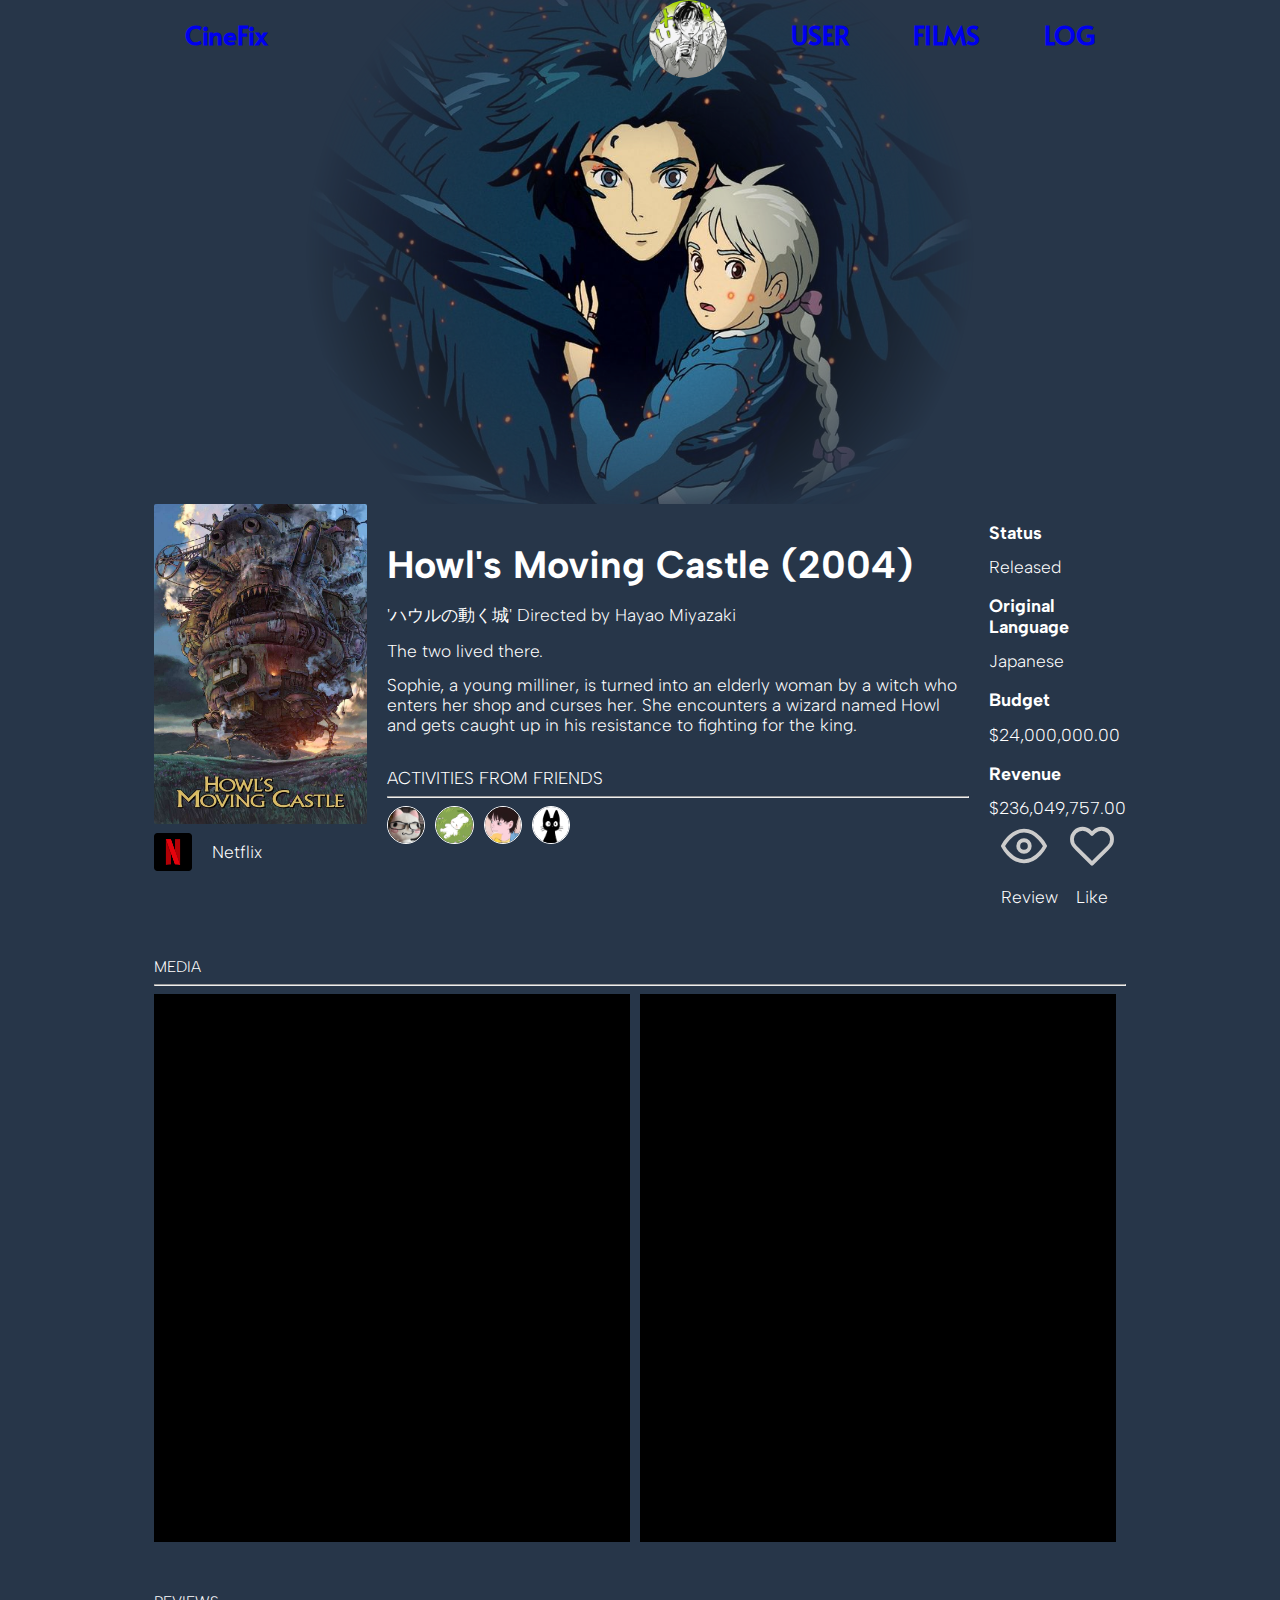
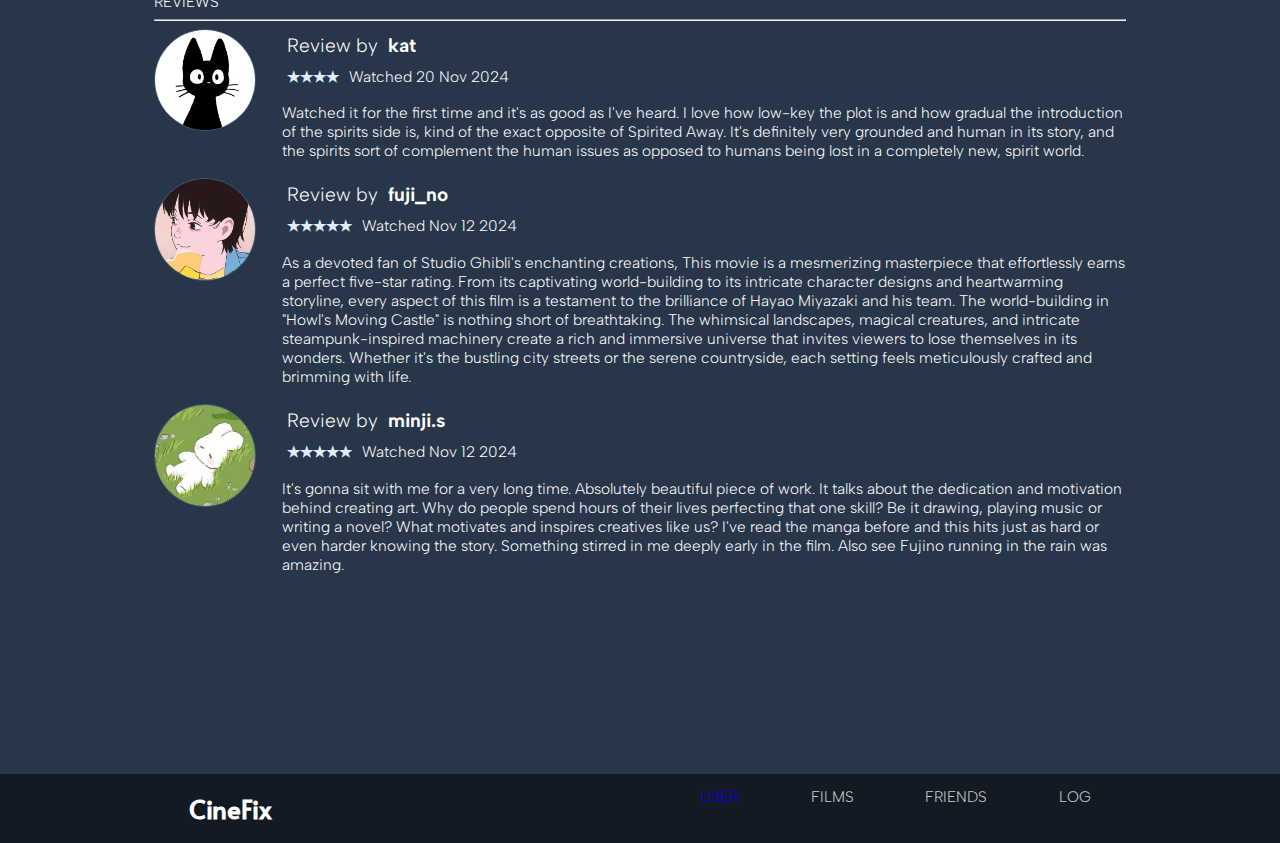
<file: films/howls-moving-castle.html>
<!DOCTYPE html>
<html lang="en">
<head>
    <meta charset="UTF-8">
    <meta name="viewport" content="width=device-width, initial-scale=1.0">
    <title>Howl's Moving Castle</title>
    <link rel="stylesheet" href = "../styles.css">
    <link rel="preconnect" href="https://fonts.googleapis.com">
    <link rel="preconnect" href="https://fonts.gstatic.com" crossorigin>
    <link href="https://fonts.googleapis.com/css2?family=Alata&family=Albert+Sans:ital,wght@0,100..900;1,100..900&display=swap" rel="stylesheet">
</head>
<body>
    <div class="image-container">
        <img src="../images/howls-moving-castle-header.jpg" alt="Howls Moving Castle" id="header-image">
        <nav id="film-nav"> 
            <h1 class="main"><a href="../index.html">CineFix</a></h1>
            <img src="../images/icon.jpg" alt="Icon image">
            <h1><a href="../user.html">USER</a></h1>
            <h1><a href="../films.html">FILMS</a></h1>
            <h1><a href="../log.html">LOG</a></h1>
        </nav>
    </div>  
    <div id="side-borders">
        <section>
            <div id="film-info">
                <div>
                    <img src="../images/howl-s-moving-castle.jpg" style="border-radius: 2px;" alt="Howl's Moving Castle">
                
                    <div id="watch-icon" style="padding-top: 5px;">
                        <img src="../images/Netflix_icon.svg.png" alt="Netflix Icon" id="icon-watch">
                        <h2>Netflix</h2>
                    </div>
                </div>
                <div id="film-texts">
                    <h3>Howl's Moving Castle (2004)</h3>
                    <h2>'ハウルの動く城' Directed by Hayao Miyazaki </h2>
                    <h2>The two lived there.</h2>
                    <h2>Sophie, a young milliner, 
                        is turned into an elderly woman by a witch who enters her shop and curses her. 
                        She encounters a wizard named Howl and gets caught up in his resistance to fighting for the king.</h2>
                    <br>
                    <h2 style="font-size: 1.vw;">ACTIVITIES FROM FRIENDS</h2>
                    <hr>
                    <div id="activities">
                        <img src="../images/another-cat-icon.jpg" alt="Cat Icon">
                        <img src="../images/bunny-icon.jpg" alt="Bunny Icon">
                        <img src="../images/fujino-icon.jpg" alt="Fujino Icon">
                        <img src="../images/cat-icon.jpg" alt="Kat Icon">
                    </div>
                </div>
                <div id="film-metadata">
                    <h3>Status</h3>
                    <h2>Released</h2>
                    <h3>Original Language</h3>
                    <h2>Japanese</h2>
                    <h3>Budget</h3>
                    <h2>$24,000,000.00</h2>
                    <h3>Revenue</h3>
                    <h2>$236,049,757.00</h2>
                    <div class="item-20-movie">
                        <div>
                            <img src="../images/eye.svg" style="height: 4vw; padding-top: 5px;" alt="Log" id="log-image">
                            <h2 style="text-align: center;">Review</h2>
                        </div>
                        <div>
                            <img src="../images/heart.svg" style="height: 4vw; padding-top: 5px;" alt="Heart" id="log-image">
                            <h2 style="text-align: center;">Like</h2>
                        </div>
                    </div>
                </div>
                
            </div>
        </section>
<section>
    <h2 style="margin-top: 50px;">MEDIA</h2>
    <hr>
    <div id="videos">
        <div class="video-container">
            <iframe src="https://www.youtube.com/embed/ARCQf2CEr8k?si=_izcGQzgayqR4wbm" title="YouTube video player" frameborder="0" allow="accelerometer; autoplay; clipboard-write; encrypted-media; gyroscope; picture-in-picture; web-share" referrerpolicy="strict-origin-when-cross-origin" allowfullscreen></iframe>
        </div>
        <div class="video-container">
            <iframe src="https://www.youtube.com/embed/2x5SejvTMeA?si=hr1ll4EvTYUnlQ06" title="YouTube video player" frameborder="0" allow="accelerometer; autoplay; clipboard-write; encrypted-media; gyroscope; picture-in-picture; web-share" referrerpolicy="strict-origin-when-cross-origin" allowfullscreen></iframe>
        </div>
    </div>
</section>
        <section>
            <h2 style="margin-top: 50px;">REVIEWS</h2>
            <hr> 
            <div id="recent-reviews-user-section">
                <div class="item-80"> 
   
                    <div>
                        <div id="recent-reviews-user">
                            <div id="movie-user-icon">
                                <img src="../images/cat-icon.jpg" alt="">
                            </div>
                            <div id="recent-reviews-text">
                                <div id="recent-reviews-movie-name">
                                    <h2>Review by</h2>
                                    <h3>kat</h3>
                                </div>
                                <div id="recent-reviews-rating">
                                    <h3 class="stars">★★★★</h3>
                                    <h2>Watched 20 Nov 2024</h2>
                                </div>
                                <div>
                                    <h2>
                                        Watched it for the first time and it's as good as I've heard.
                                        I love how low-key the plot is and how gradual the introduction of the spirits side is,
                                        kind of the exact opposite of Spirited Away. It's definitely very grounded and human in its story,
                                        and the spirits sort of complement the human issues as opposed to humans being lost in a completely new, spirit world.
                                    </h2>
                                </div>
                            </div>
                        </div>
                    </div>
                    <br>
                    <div>
                        <div id="recent-reviews-user">
                            <div id="movie-user-icon">
                                <img src="../images/fujino-icon.jpg" alt="User Icon">
                            </div>
                            <div id="recent-reviews-text">
                                <div id="recent-reviews-movie-name">
                                    <h2>Review by</h2>
                                    <h3>fuji_no</h3>
                                </div>
                                <div id="recent-reviews-rating">
                                    <h3 class="stars">★★★★★</h3>
                                    <h2>Watched Nov 12 2024</h2>
                                </div>
                                <div>
                                    <h2>
                                        As a devoted fan of Studio Ghibli's enchanting creations, This movie is a mesmerizing masterpiece that effortlessly earns a perfect five-star rating. From its captivating world-building to its intricate character designs and heartwarming storyline, every aspect of this film is a testament to the brilliance of Hayao Miyazaki and his team.

                                        The world-building in "Howl's Moving Castle" is nothing short of breathtaking. The whimsical landscapes, magical creatures, and intricate steampunk-inspired machinery create a rich and immersive universe that invites viewers to lose themselves in its wonders. Whether it's the bustling city streets or the serene countryside, each setting feels meticulously crafted and brimming with life.
                                    </h2>
                                </div>
                            </div>
                        </div>
                    </div>
                    <br>
                    <div>
                        <div id="recent-reviews-user">
                            <div id="movie-user-icon">
                                <img src="../images/bunny-icon.jpg" alt="User Icon">
                            </div>
                            <div id="recent-reviews-text">
                                <div id="recent-reviews-movie-name">
                                    <h2>Review by</h2>
                                    <h3>minji.s</h3>
                                </div>
                                <div id="recent-reviews-rating">
                                    <h3 class="stars">★★★★★</h3>
                                    <h2>Watched Nov 12 2024</h2>
                                </div>
                                <div>
                                    <h2>
                                        It's gonna sit with me for a very long time. Absolutely beautiful piece of work. It talks about the dedication and motivation 
                                        behind creating art. Why do people spend hours of their lives perfecting that one skill? Be it drawing, playing music or writing a novel? 
                                        What motivates and inspires creatives like us? I've read the manga before and this hits just as hard or even harder knowing the story.
                                        Something stirred in me deeply early in the film. Also see Fujino running in the rain was amazing.
                                    </h2>
                                </div>
                            </div>
                        </div>
                    </div>
                </div>

        </section>
    </div>
    <div id="blank-space"></div>
    <footer>
        <h1 class="main">CineFix</h1>
        <h2><a href="../user.html">USER</a></h2>
        <h2><a href="">FILMS</a></h2>
        <h2><a href="">FRIENDS</a></h2>
        <h2><a href="">LOG</a></h2>
    </footer>
</body>
</file>
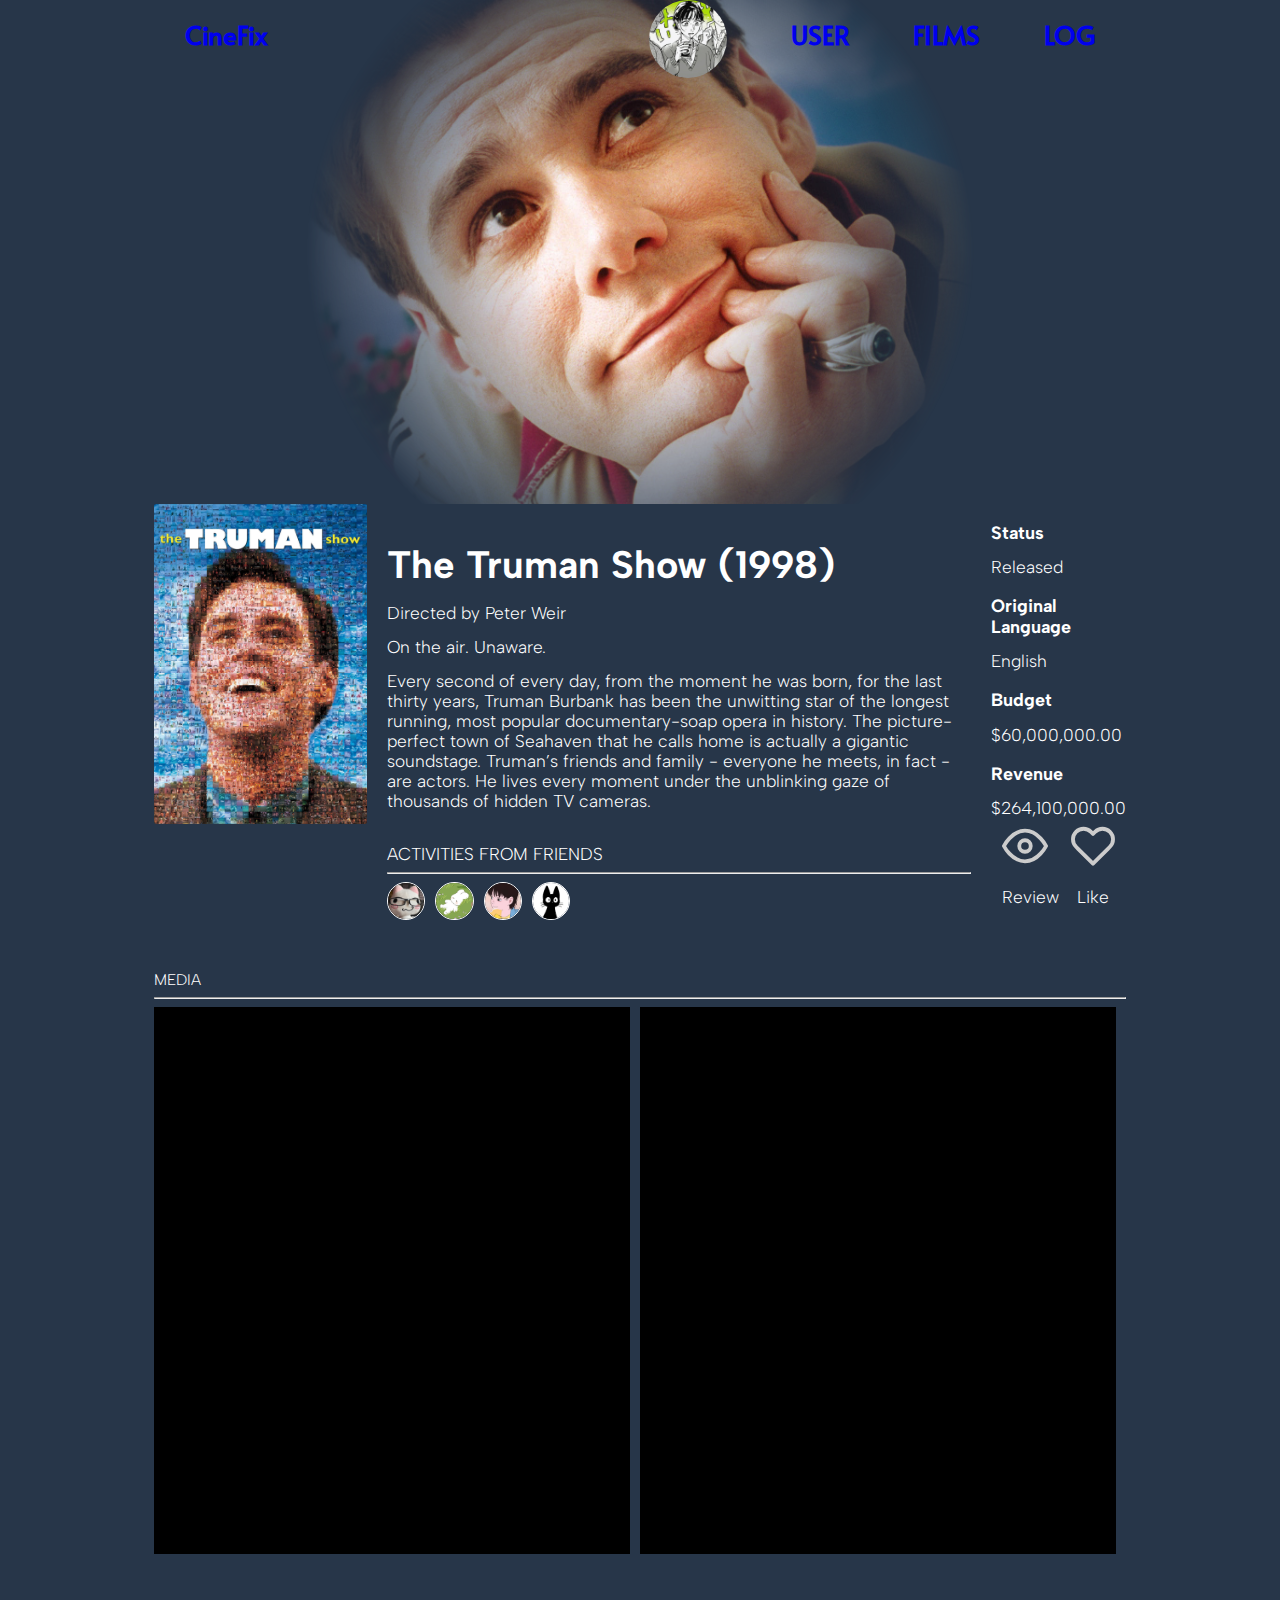
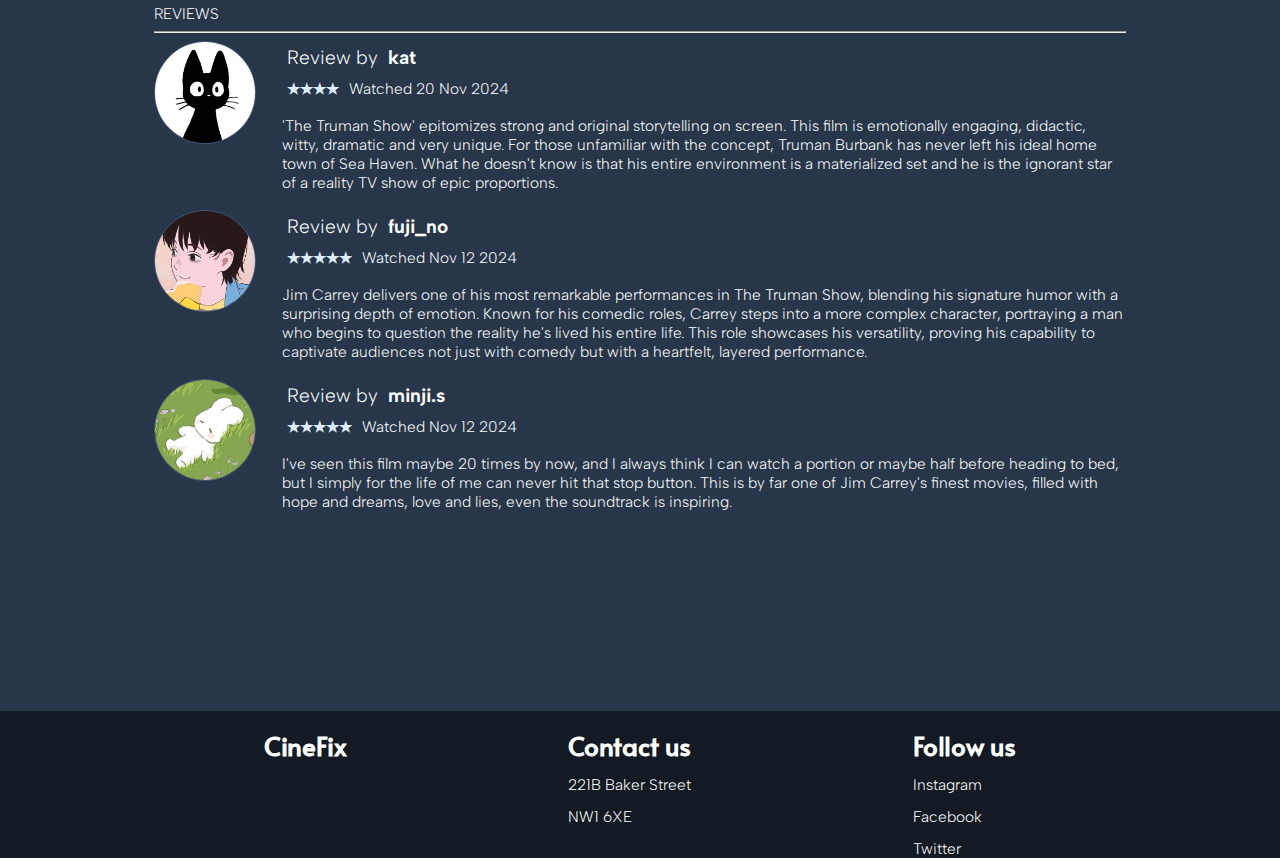
<file: films/the-truman-show.html>
<!DOCTYPE html>
<html lang="en">
<head>
    <meta charset="UTF-8">
    <meta name="viewport" content="width=device-width, initial-scale=1.0">
    <title>The Truman Show</title>
    <link rel="icon" href="../images/feather-solid.svg">
    <link rel="stylesheet" href = "../styles.css">
    <link rel="preconnect" href="https://fonts.googleapis.com">
    <link rel="preconnect" href="https://fonts.gstatic.com" crossorigin>
    <link href="https://fonts.googleapis.com/css2?family=Alata&family=Albert+Sans:ital,wght@0,100..900;1,100..900&display=swap" rel="stylesheet">
</head>
<body>
    <div class="image-container">
        <img src="../images/the-truman-show-banner.jpg" alt="the-truman-show-banner" id="header-image">
        <nav id="film-nav"> 
            <h1 class="main"><a href="../index.html">CineFix</a></h1>
            <img src="../images/icon.jpg" alt="Icon image">
            <h1><a href="../user.html">USER</a></h1>
            <h1><a href="../films.html">FILMS</a></h1>
            <h1><a href="../logsearch.html">LOG</a></h1>
        </nav>
    </div>  
    <div id="side-borders">
        <section>
            <div id="film-info">
                <div>
                    <img src="../images/the-truman-show.jpg" style="border-radius: 2px;" alt="the-truman-show">
                </div>
                <div id="film-texts">
                    <h3>The Truman Show (1998)</h3>
                    <h2>Directed by Peter Weir</h2>
                    <h2>On the air. Unaware.</h2>
                    <h2>Every second of every day, from the moment he was born, for the last thirty years, 
                        Truman Burbank has been the unwitting star of the longest running, most popular documentary-soap opera in history. The picture-perfect town of Seahaven that he calls home is actually a gigantic soundstage. Truman’s friends and family - everyone he meets, in fact - are actors. 
                        He lives every moment under the unblinking gaze of thousands of hidden TV cameras.</h2>
                    <br>
                    <h2 style="font-size: 1.vw;">ACTIVITIES FROM FRIENDS</h2>
                    <hr>
                    <div id="activities">
                        <img src="../images/another-cat-icon.jpg" alt="Cat Icon">
                        <img src="../images/bunny-icon.jpg" alt="Bunny Icon">
                        <img src="../images/fujino-icon.jpg" alt="Fujino Icon">
                        <img src="../images/cat-icon.jpg" alt="Kat Icon">
                    </div>
                </div>
                <div id="film-metadata">
                    <h3>Status</h3>
                    <h2>Released</h2>
                    <h3>Original Language</h3>
                    <h2>English</h2>
                    <h3>Budget</h3>
                    <h2>$60,000,000.00</h2>
                    <h3>Revenue</h3>
                    <h2>$264,100,000.00</h2>
                    <div class="item-20-movie">
                        <div id="color-thing">
                            <img src="../images/eye.svg" style="height: 4vw; padding-top: 5px;" alt="Log" id="log-image">
                            <h2 style="text-align: center;">Review</h2>
                        </div>
                        <div id="color-thing">
                            <img src="../images/heart.svg" style="height: 4vw; padding-top: 5px;" alt="Heart" id="log-image">
                            <h2 style="text-align: center;">Like</h2>
                        </div>
                    </div>
                </div>
                
            </div>
        </section>
<section>
    <h2 style="margin-top: 50px;">MEDIA</h2>
    <hr>
    <div id="videos">
        <div class="video-container">
            <iframe width="560" height="315" src="https://www.youtube.com/embed/dlnmQbPGuls?si=DvC-BthenZcF9BjX" title="YouTube video player" frameborder="0" allow="accelerometer; autoplay; clipboard-write; encrypted-media; gyroscope; picture-in-picture; web-share" referrerpolicy="strict-origin-when-cross-origin" allowfullscreen></iframe>
        </div>
        <div class="video-container">
            <iframe width="560" height="315" src="https://www.youtube.com/embed/loTIzXAS7v4?si=uD4TKXk2I1AAp6fL" title="YouTube video player" frameborder="0" allow="accelerometer; autoplay; clipboard-write; encrypted-media; gyroscope; picture-in-picture; web-share" referrerpolicy="strict-origin-when-cross-origin" allowfullscreen></iframe>
        </div>
    </div>
</section>
        <section>
            <h2 style="margin-top: 50px;">REVIEWS</h2>
            <hr> 
            <div id="recent-reviews-user-section">
                <div class="item-80"> 
   
                    <div>
                        <div id="recent-reviews-user">
                            <div id="movie-user-icon">
                                <img src="../images/cat-icon.jpg" alt="">
                            </div>
                            <div id="recent-reviews-text">
                                <div id="recent-reviews-movie-name">
                                    <h2>Review by</h2>
                                    <h3>kat</h3>
                                </div>
                                <div id="recent-reviews-rating">
                                    <h3 class="stars">★★★★</h3>
                                    <h2>Watched 20 Nov 2024</h2>
                                </div>
                                <div>
                                    <h2>
                                        'The Truman Show' epitomizes strong and original storytelling on screen. This film is emotionally engaging, didactic, witty, dramatic and very unique. For those unfamiliar with the concept, Truman Burbank has never left his ideal home town of Sea Haven. What he doesn't know is that his entire environment is a materialized set and he is the ignorant star of a reality TV show of epic proportions.
                                    </h2>
                                </div>
                            </div>
                        </div>
                    </div>
                    <br>
                    <div>
                        <div id="recent-reviews-user">
                            <div id="movie-user-icon">
                                <img src="../images/fujino-icon.jpg" alt="User Icon">
                            </div>
                            <div id="recent-reviews-text">
                                <div id="recent-reviews-movie-name">
                                    <h2>Review by</h2>
                                    <h3>fuji_no</h3>
                                </div>
                                <div id="recent-reviews-rating">
                                    <h3 class="stars">★★★★★</h3>
                                    <h2>Watched Nov 12 2024</h2>
                                </div>
                                <div>
                                    <h2>
                                        Jim Carrey delivers one of his most remarkable performances in The Truman Show, blending his signature humor with a surprising depth of emotion. Known for his comedic roles, Carrey steps into a more complex character, portraying a man who begins to question the reality he's lived his entire life. This role showcases his versatility, proving his capability to captivate audiences not just with comedy but with a heartfelt, layered performance.
                                    </h2>
                                </div>
                            </div>
                        </div>
                    </div>
                    <br>
                    <div>
                        <div id="recent-reviews-user">
                            <div id="movie-user-icon">
                                <img src="../images/bunny-icon.jpg" alt="User Icon">
                            </div>
                            <div id="recent-reviews-text">
                                <div id="recent-reviews-movie-name">
                                    <h2>Review by</h2>
                                    <h3>minji.s</h3>
                                </div>
                                <div id="recent-reviews-rating">
                                    <h3 class="stars">★★★★★</h3>
                                    <h2>Watched Nov 12 2024</h2>
                                </div>
                                <div>
                                    <h2>
                                        I've seen this film maybe 20 times by now, and I always think I can watch a portion or maybe half before heading to bed, but I simply for the life of me can never hit that stop button. This is by far one of Jim Carrey's finest movies, filled with hope and dreams, love and lies, even the soundtrack is inspiring. 
                                    </h2>
                                </div>
                            </div>
                        </div>
                    </div>
                </div>

        </section>
    </div>
    <div id="blank-space"></div>
    <footer>
        <h1>CineFix</h1>
        <div>
            <h1 style="margin-bottom: 0;">Contact us</h1>
            <h2>221B Baker Street</h2>
            <h2>NW1 6XE</h2>
        </div>
        <div>
            <h1 style="margin-bottom: 0;">Follow us</h1>
            <h2>Instagram</h2>
            <h2>Facebook</h2>
            <h2>Twitter</h2>
        </div>
    </footer>
</body>
</file>
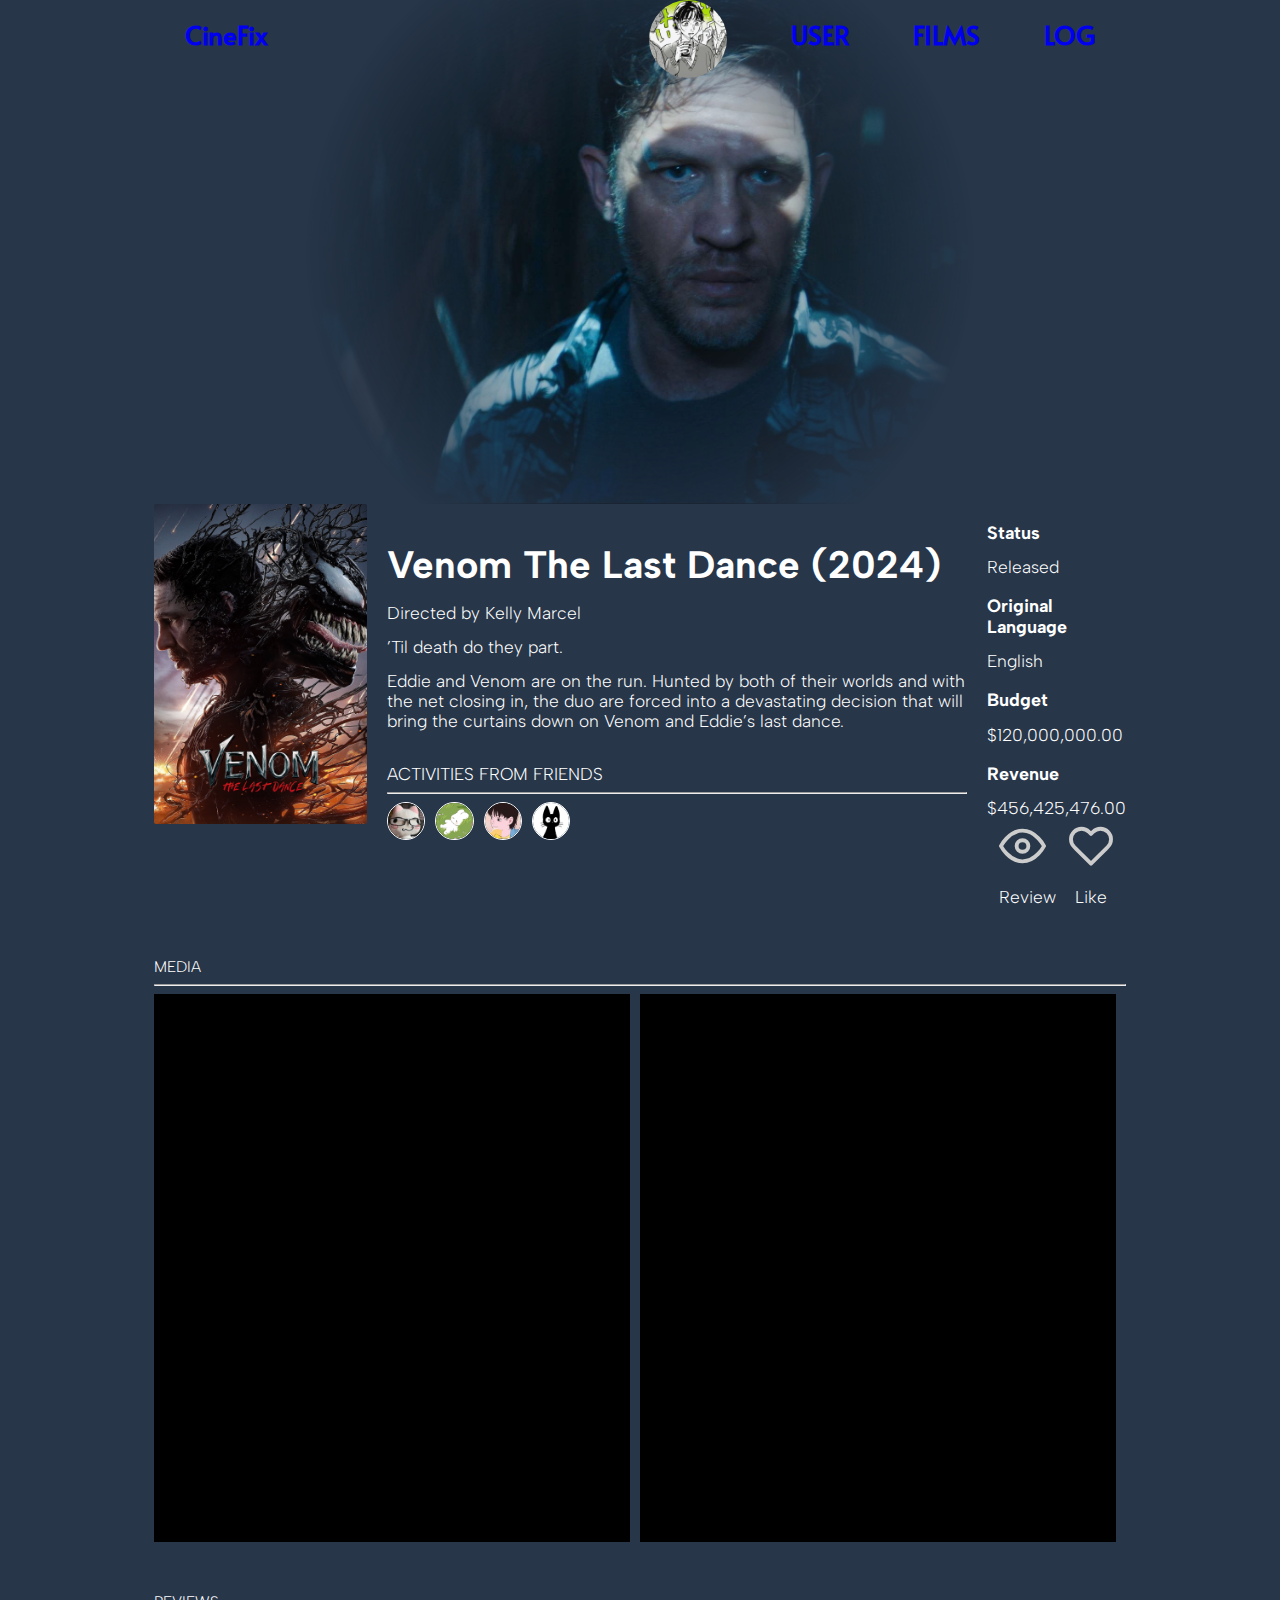
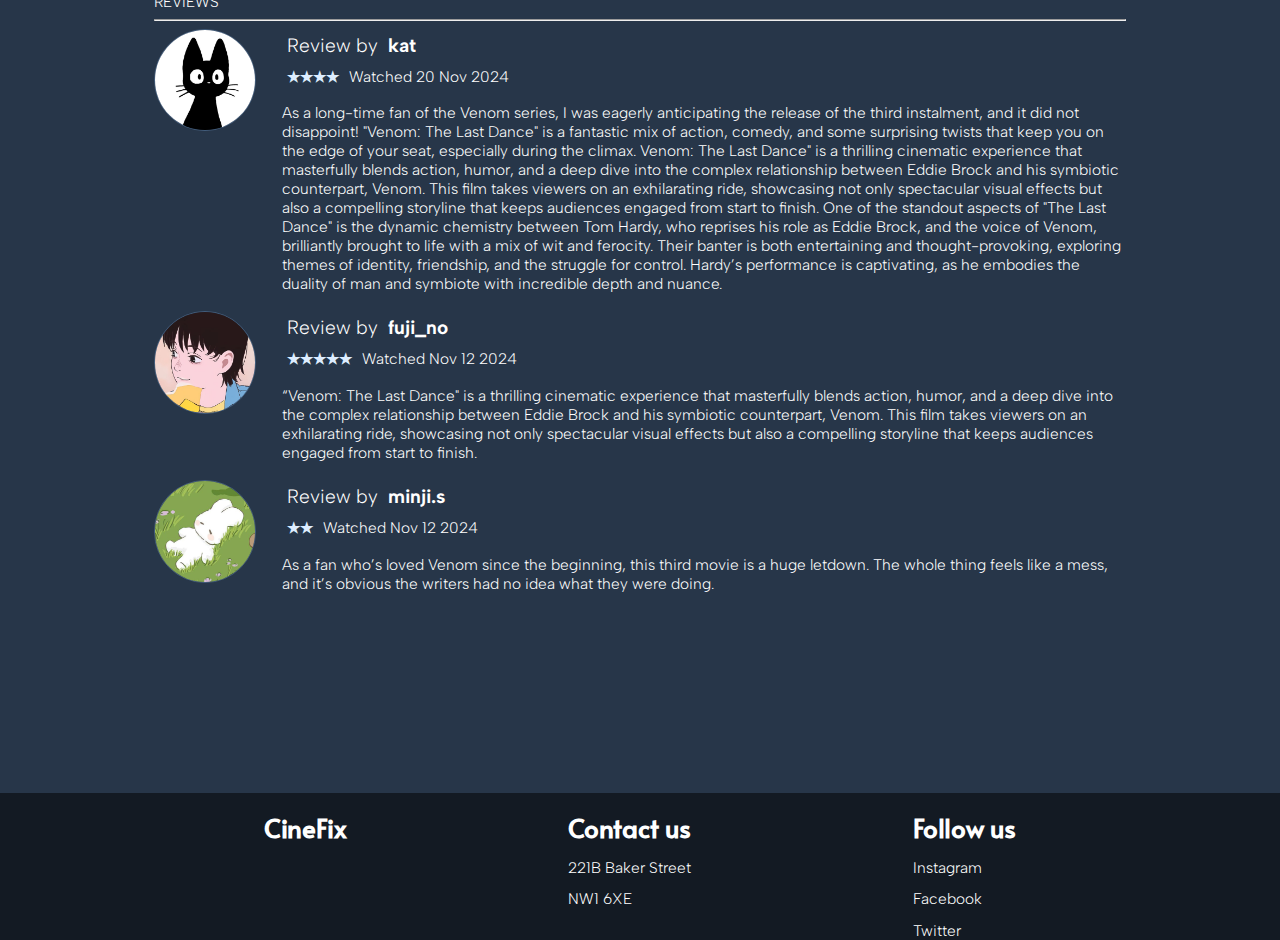
<file: films/venom-the-last-dance.html>
<!DOCTYPE html>
<html lang="en">
<head>
    <meta charset="UTF-8">
    <meta name="viewport" content="width=device-width, initial-scale=1.0">
    <title>Venom: The Last Dance</title>
    <link rel="icon" href="../images/feather-solid.svg">
    <link rel="stylesheet" href = "../styles.css">
    <link rel="preconnect" href="https://fonts.googleapis.com">
    <link rel="preconnect" href="https://fonts.gstatic.com" crossorigin>
    <link href="https://fonts.googleapis.com/css2?family=Alata&family=Albert+Sans:ital,wght@0,100..900;1,100..900&display=swap" rel="stylesheet">
</head>
<body>
    <div class="image-container">
        <img src="../images/venom-header.jpg" alt="Howls Moving Castle" id="header-image">
        <nav id="film-nav"> 
            <h1 class="main"><a href="../index.html">CineFix</a></h1>
            <img src="../images/icon.jpg" alt="Icon image">
            <h1><a href="../user.html">USER</a></h1>
            <h1><a href="../films.html">FILMS</a></h1>
            <h1><a href="../logsearch.html">LOG</a></h1>
        </nav>
    </div>  
    <div id="side-borders">
        <section>
            <div id="film-info">
                <div>
                    <img src="../images/venom-the-last-dance.jpg" style="border-radius: 2px;" alt="Howl's Moving Castle">
                
                    <div id="watch-icon" style="padding-top: 5px;">
                    </div>
                </div>
                <div id="film-texts">
                    <h3>Venom The Last Dance (2024)</h3>
                    <h2>Directed by Kelly Marcel </h2>
                    <h2>’Til death do they part.</h2>
                    <h2>Eddie and Venom are on the run. Hunted by both of their worlds and with the net closing in, 
                        the duo are forced into a devastating decision that will bring the curtains down on Venom and Eddie’s last dance.</h2>
                    <br>
                    <h2 style="font-size: 1.vw;">ACTIVITIES FROM FRIENDS</h2>
                    <hr>
                    <div id="activities">
                        <img src="../images/another-cat-icon.jpg" alt="Cat Icon">
                        <img src="../images/bunny-icon.jpg" alt="Bunny Icon">
                        <img src="../images/fujino-icon.jpg" alt="Fujino Icon">
                        <img src="../images/cat-icon.jpg" alt="Kat Icon">
                    </div>
                </div>
                <div id="film-metadata">
                    <h3>Status</h3>
                    <h2>Released</h2>
                    <h3>Original Language</h3>
                    <h2>English</h2>
                    <h3>Budget</h3>
                    <h2>$120,000,000.00</h2>
                    <h3>Revenue</h3>
                    <h2>$456,425,476.00</h2>
                    <div class="item-20-movie">
                        <div>
                            <img src="../images/eye.svg" style="height: 4vw; padding-top: 5px;" alt="Log" id="log-image">
                            <h2 style="text-align: center;">Review</h2>
                        </div>
                        <div>
                            <img src="../images/heart.svg" style="height: 4vw; padding-top: 5px;" alt="Heart" id="log-image">
                            <h2 style="text-align: center;">Like</h2>
                        </div>
                    </div>
                </div>
                
            </div>
        </section>
<section>
    <h2 style="margin-top: 50px;">MEDIA</h2>
    <hr>
    <div id="videos">
        <div class="video-container">
            <iframe width="560" height="315" src="https://www.youtube.com/embed/__2bjWbetsA?si=S5gya14AwNakAWw6" title="YouTube video player" frameborder="0" allow="accelerometer; autoplay; clipboard-write; encrypted-media; gyroscope; picture-in-picture; web-share" referrerpolicy="strict-origin-when-cross-origin" allowfullscreen></iframe>
        </div>
        <div class="video-container">
            <iframe width="560" height="315" src="https://www.youtube.com/embed/FKBN1qAzW3s?si=RfuZQpkj9ayrlpxK" title="YouTube video player" frameborder="0" allow="accelerometer; autoplay; clipboard-write; encrypted-media; gyroscope; picture-in-picture; web-share" referrerpolicy="strict-origin-when-cross-origin" allowfullscreen></iframe>
        </div>
    </div>
</section>
        <section>
            <h2 style="margin-top: 50px;">REVIEWS</h2>
            <hr> 
            <div id="recent-reviews-user-section">
                <div class="item-80"> 
   
                    <div>
                        <div id="recent-reviews-user">
                            <div id="movie-user-icon">
                                <img src="../images/cat-icon.jpg" alt="">
                            </div>
                            <div id="recent-reviews-text">
                                <div id="recent-reviews-movie-name">
                                    <h2>Review by</h2>
                                    <h3>kat</h3>
                                </div>
                                <div id="recent-reviews-rating">
                                    <h3 class="stars">★★★★</h3>
                                    <h2>Watched 20 Nov 2024</h2>
                                </div>
                                <div>
                                    <h2>
                                        As a long-time fan of the Venom series, I was eagerly anticipating the release of the third instalment, and it did not disappoint! "Venom: The Last Dance" is a fantastic mix of action, comedy, and some surprising twists that keep you on the edge of your seat, especially during the climax. 
                                        Venom: The Last Dance" is a thrilling cinematic experience that masterfully blends action, humor, and a deep dive into the complex relationship between Eddie Brock and his symbiotic counterpart, Venom. This film takes viewers on an exhilarating ride, showcasing not only spectacular visual effects but also a compelling storyline that keeps audiences engaged from start to finish. 
                                        One of the standout aspects of "The Last Dance" is the dynamic chemistry between Tom Hardy, who reprises his role as Eddie Brock, and the voice of Venom, brilliantly brought to life with a mix of wit and ferocity. Their banter is both entertaining and thought-provoking, exploring themes of identity, friendship, and the struggle for control. Hardy’s performance is captivating, as he embodies the duality of man and symbiote with incredible depth and nuance.
                                    </h2>
                                </div>
                            </div>
                        </div>
                    </div>
                    <br>
                    <div>
                        <div id="recent-reviews-user">
                            <div id="movie-user-icon">
                                <img src="../images/fujino-icon.jpg" alt="User Icon">
                            </div>
                            <div id="recent-reviews-text">
                                <div id="recent-reviews-movie-name">
                                    <h2>Review by</h2>
                                    <h3>fuji_no</h3>
                                </div>
                                <div id="recent-reviews-rating">
                                    <h3 class="stars">★★★★★</h3>
                                    <h2>Watched Nov 12 2024</h2>
                                </div>
                                <div>
                                    <h2>
                                        “Venom: The Last Dance" is a thrilling cinematic experience that masterfully blends action, humor, and a deep dive into the complex relationship between Eddie Brock and his symbiotic counterpart, Venom. This film takes viewers on an exhilarating ride, showcasing not only spectacular visual effects but also a compelling storyline that keeps audiences engaged from start to finish.
                                    </h2>
                                </div>
                            </div>
                        </div>
                    </div>
                    <br>
                    <div>
                        <div id="recent-reviews-user">
                            <div id="movie-user-icon">
                                <img src="../images/bunny-icon.jpg" alt="User Icon">
                            </div>
                            <div id="recent-reviews-text">
                                <div id="recent-reviews-movie-name">
                                    <h2>Review by</h2>
                                    <h3>minji.s</h3>
                                </div>
                                <div id="recent-reviews-rating">
                                    <h3 class="stars">★★</h3>
                                    <h2>Watched Nov 12 2024</h2>
                                </div>
                                <div>
                                    <h2>
                                        As a fan who’s loved Venom since the beginning, this third movie is a huge letdown. The whole thing feels like a mess, and it’s obvious the writers had no idea what they were doing. 
                                    </h2>
                                </div>
                            </div>
                        </div>
                    </div>
                </div>

        </section>
    </div>
    <div id="blank-space"></div>
    <footer>
        <h1>CineFix</h1>
        <div>
            <h1 style="margin-bottom: 0;">Contact us</h1>
            <h2>221B Baker Street</h2>
            <h2>NW1 6XE</h2>
        </div>
        <div>
            <h1 style="margin-bottom: 0;">Follow us</h1>
            <h2>Instagram</h2>
            <h2>Facebook</h2>
            <h2>Twitter</h2>
        </div>
    </footer>
</body>
</file>
<file: styles.css>
body {
    background-color: #273649;
    color: white;
    margin: 0;
}

/* Set font sizes */
h1 {
    font-family: "Alata", sans-serif;
    font-optical-sizing: auto;
    font-weight: 700;
    font-style: normal;
    font-size: 2vw;
}

h2 {
    font-family: "Albert Sans", sans-serif;
    font-optical-sizing: auto;
    font-weight: 300;
    font-style: normal;
    margin-bottom: 0;
    font-size: 1.2vw;

}

h3 {
    font-family: "Albert Sans", sans-serif;
    font-optical-sizing: auto;
    font-weight: 700;
    font-style: normal;
    margin-bottom: 0;
    font-size: 1.2vw;
}

/* Navigation */
a{
    text-decoration: none;
}
nav {
    background-color: #131a23;
    display: flex;
    justify-content: space-around;
    flex-grow: 1;
    font-size: 1.2vw;
    padding-left: 12%;
    padding-right: 12%;
}

nav .main { 
    flex-grow: 0.5;
}

nav img {    
    max-width: 8%;    
    max-height: 100%; 
    border-radius: 50%;
}


nav button{
    margin: 0;
    border: 0;
}


/* Main */
#side-borders {
    padding-left: 12%;
    padding-right: 12%;
}

@media screen and (max-width: 768px) {
    #side-borders {
        padding-left: 3%;
        padding-right: 3%;
    }
    nav {
        padding-left: 3%;
        padding-right: 3%;
    }

}

#introduction {
    font-family: "Alata", sans-serif;
    font-weight: 700;
    font-style: normal;
    text-align: center;
    font-size: 1.2vw;
    padding: 20px;
    padding-top: 30px;
}

a:visited {
    color: #cccccc;
    text-decoration: none;
}

/* New from friends */

#new-friends{
    display: flex;
    flex-direction: row;
    justify-content: space-around;
}


#review-bar {
    img {
        height: 28vw;
    }
    display: flex;
    flex-direction: column;
    justify-content:left;
    background-color: #435d7c;
    border-style: solid;
    border-color: #435d7c;
    border-width: thin;
    border-radius: 2px;
}



#review-bar h3 {
    margin-top:0px;
    padding: 5px;

}

#bar-text {
    display: flex;
    justify-content: space-between;
}

/* Popular with friends */


#popular-friends-images{
    display: flex;
    height: 22vw;
    justify-content: space-around;
    flex-grow: 1;
}

#review-username{
    display: flex;
    gap: 20px;

    align-items: center;
}
#review-username img{
    height: 8vw !important;
    border-radius: 50%;
}

#recent-reviews {
    display: flex;
    gap: 2vw;
    h3 {
        font-size: 1.4vw;
        margin-top: 10px;
    }
    h2{
        margin-top: 1.3px;
        font-size: 1.4vw;

    }
}

#recent-reviews img {
    height: 28vw;
}

p {
    font-family: "Alata", sans-serif;
    font-weight: 400;
    font-style: normal;
    text-align: left;
    font-size: 1.3vw;
    padding-top: 0;
}

/* Footer */

footer {
    background-color: #131a23;
    display: flex;
    justify-content: space-around;
    flex-grow: 1;
    font-size: 1.2vw;
    padding-left: 12%;
    padding-right: 12%;
    a{
        text-decoration: none;
    }
}

footer .main { 
    flex-grow: 0.5;
}

footer img {    
    max-width: 8%;    
    max-height: 100%; 
    border-radius: 50%;
}

footer button{
    margin: 0;
    border: 0;
}

#blank-space{
    padding: 100px;
}

#reviews-home{
    display: flex;
    gap: 1vw;
}

/* User-site */
#profile-borders {
    display: flex;
    justify-content: center;
    align-items: center;
    padding-top: 20px;
    gap: 2vw; /* Adds spacing between profile sections */
    font-size: 1.2vw;
}

#profile-name {
    display: flex;
    justify-content: center;
    align-items: center;
    padding-right: 26vw;
    gap: 1vw;
}

#profile-name img {
    max-width: 10vw; /* Adjust size of the icon */
    border-radius: 50%;
    margin-right: 1vw; /* Space between icon and name */
}

#profile-name h1 {
    margin: 0;
    font-size: 2.4vw;
}

.profile-icons {
    display: flex;
    flex-direction: column;
    align-items: center;
}

.profile-icons h3 {
    margin: 0;
    font-size: 2vw; /* Larger font for the number */
}

.profile-icons h2 {
    margin: 0;
    font-size: 1.4vw; /* Smaller font for the label */
}


#recent-reviews-movie-name {
    display: flex;
    align-items: center;
    h3, h2{
        font-size: 1.5vw;
        margin: 5px;
    }

}
#recent-reviews-rating {
    display: flex;

    align-items: center;
    h3, h2{
        margin: 5px;
    }

}
#recent-reviews-user {
    display: flex;
    img {
        height: 18vw;
        border-radius: 1.5%;
        border-style: solid;
        border-width: 1px;
        color: #435d7c;
    }
    gap: 2vw;  
}
ul {
    list-style-type: none; 
    padding: 0; 
    margin: 0; 
}
li {
    display: flex;
    gap: 1vw;
    h3{
        border-style: solid;
        padding: 1.5vw;
        border-radius: 10%;
        border-width: 1px;
    }
}

#recent-reviews-user-section {
    display: flex;
    justify-content: space-between; 
    width: 100%; 
    gap: 1vw;
}
item-80 {
    width: 80%; 
}

.item-20 {
    width: 20%; 
}

/* Films page */
#news-text-header {
    h3{
        font-size: 2.5vw;
    }
    h2{
        font-size: 1.1vw;
    }
    span {
        font-weight: 700;
    }
    background-color: #1f2d3b;
    height: 14vw;
    padding-left: 30px;
    padding-right: 30px;
    align-items: center;
}

#news-header {
    img {
        height: 14vw;
    }
    display: flex;
}
#other-news-items {
    img {
        max-height: 14vw;
        width: auto;
        border-radius: 2px;
    }
    h3{
        font-size: 1.3vw;
        margin-top: 0;
        padding-top: 10px;
    }
    h2{
        font-size: 1.1vw;
        margin-top: 0;
        padding-top: 10px;
    }
    display: flex; 
    flex-direction: column; 
}
#other-news {
    display: flex;
    justify-content: space-evenly;
    align-items: flex-start; /* Aligns items at the top */
    gap: 0.4vw;
}

/* Individual film page */
#image-container{
    position: relative;

}
#header-image {
    display: block;
    margin-left: auto;
    margin-right: auto;
    mask-image: radial-gradient(circle, rgba(0, 0, 0, 1) 20%, rgba(0, 0, 0, 0) 65%);   
    width: 70%; 

}
.image-container{
    position: relative;
    
}

#film-nav {
    position: absolute;
    background-color: transparent;
    top: 0;
}

#film-info {
    img {
        height: 25vw;

    }
    display: flex;
    justify-content: space-evenly;
    gap: 20px;
    h3{
        font-size: 1.4vw;
    }
    h2{
        font-size: 1.35vw;
    }

#film-texts{
    h3{
        font-size: 3vw;
    }
}
}
#watch-icon {
    display: flex;
    margin: 0px;
    padding: 0;
    gap: 20px;
    align-items: center;
    h2 {
        margin: 0;
    }
}
#icon-watch {
    height: 3vw !important;
}

#where-to-watch {
    border-style: solid;
}

#videos {
    display: flex;
    flex-wrap: wrap;
    gap: 10px;
}

.video-container {
    position: relative;
    padding-bottom: 56.25%; /* 16:9 aspect ratio */
    height: 0;
    overflow: hidden;
    width: calc(50% - 10px); /* Fixed width for two videos per row */
    max-width: 100%;
    background: #000;
}

.video-container iframe {
    position: absolute;
    top: 0;
    left: 0;
    width: 100%;
    height: 100%;
    border: 0;
}
.stars {

    color:  #ddedff;
}

#movie-user-icon img {
    height: 8vw !important;
    width: 8vw !important;
    border-radius: 50%;
}

#activities{
    display: flex;
    gap: 10px;
    img {
        height: 3vw;
        width: 3vw;
        border-radius: 50%;
        border-style: solid;
        border-width: 1px;
    }
}
.item-20-movie {
    display: flex;
    justify-content: space-evenly;
    border: none; /* Remove the border */

}


#flex {
    display: flex;
    gap: 20px;
    align-items: center;
}

img {
    transition: border-width 0.3s ease;
    box-sizing: border-box; 
}
img:hover {
    border-width: 12px;
    border: 2px solid #cccccc;

}
#log-html{
    display: flex;
    flex-direction: column;
   align-items: center;

}

input[type="date"] {
    background-color: #273649;
    color: white;
    border: 1px solid #435d7c;
    border-radius: 5px;
    padding: 10px;
    font-size: 1.2vw;
    font-family: "Albert Sans", sans-serif;
}

input[type="date"]::-webkit-calendar-picker-indicator {
    filter: invert(1);
}

input[type="text"] {
    background-color: #273649;
    color: white;
    border: 1px solid #435d7c;
    border-radius: 5px;
    padding: 10px;
    font-size: 1.2vw;
    font-family: "Albert Sans", sans-serif;
    width: 100%;
    box-sizing: border-box;
}

textarea.review-textbox {
    background-color: #273649;
    color: white;
    border: 1px solid #435d7c;
    border-radius: 5px;
    padding: 10px;
    font-size: 1.2vw;
    font-family: "Albert Sans", sans-serif;
    width: 54vw;
    height: 400px; /* Increased height */
    box-sizing: border-box;
    resize: vertical; 
}

.submit-button {
    background-color: #2c3e50;
    color: white;
    border: none;
    padding: 12px 24px;
    font-size: 1.2vw;
    font-family: "Albert Sans", sans-serif;
    border-radius: 5px;
    cursor: pointer;
    transition: background-color 0.3s, transform 0.2s;
}

.submit-button:hover {
    background-color: #34495e;
}

.submit-button:active {
    transform: scale(0.98);
}

@media screen and (max-width: 768px) {
    h1 {
        font-size: 3.5vw;
    }
    h2{
        font-size: 1.5vw;
    }
    h3{
        font-size: 1.5vw;
    }
    #review-bar {
        img {
            height: 34vw;
        }
    }
    #popular-friends-images{
        height: 28vw;
    }
    #review-username{ 
        img{
            height: 9vw !important;
        }
        h2{
            font-size: 2vw;
        }
    }
    #texts{
        h3{
            font-size: 2vw;
        }
        h2{
            font-size: 2vw;
        }
    }
    p{
        font-size: 2vw;
    }

    
}

@media screen and (max-width: 435px) {
    nav{
        img {
            visibility: hidden;
        }
    }
    h1 {
        font-size: 5vw;
    }
    h2{
        font-size: 3vw;
    }
    h3{
        font-size: 3vw;
    }
    #new-friends {
        display: flex;
        flex-wrap: wrap;
        justify-content: space-between;
    }
    
    #review-bar {
        flex: 1 1 calc(50% - 20px);
        display: flex;
        flex-direction: column;
        align-items: center;
        margin-bottom:5px;
        img{
            height: 70vw
        }
        gap: 10px;
    }
    #bar-text{
        justify-content:space-around
    }
    #popular-friends-images {
        display: flex;
        flex-wrap: wrap;
        justify-content: space-around;
        height: auto;
    }
    
    #popular-friends-images img {
        width: 45%;
        margin-bottom: 10px;
    }
    
    #popular-friends-images img:nth-child(5) {
        width: 95%;
    }
    #reviews-home{
        display: block;
        img{
            height: 70vw;   
        }
        h3{
            font-size: 4vw;
        }
        h2 {
            font-size: 4vw;
        }
        p{
            font-size: 4vw;
        }
    }
    #review-username img{
        height: 15vw !important;
    }
    #profile-name{
        h1{
            font-size: 6vw;
        }
        img{
            max-width: 20vw;
        }
        padding-right: 2vw;

    }
    .profile-icons{
        h3 {
            font-size: 5vw !important;
        }
        h2{
            font-size: 3vw !important;
        }
    }
    .item-80{
        width: 100%;
    }
    .item-20{
        display: none;
    }

    #recent-reviews-user img{
        height: 30vw;
    }
    #recent-reviews-movie-name{
        h3{
            font-size: 4vw;
        }
        h2{
            font-size: 4vw;
        }
    }
    #blank-space{
        padding: 50px;
    }
    #news-text-header{
        h3{
            font-size: 3.2vw;
        }
        h2{
            font-size: 1.7vw;
        }
        height: 25vw;
    }
    #news-header {
        img {
            height: 25vw;
        }
    }
    #other-news {
        display: flex;
        img{
            flex-wrap: wrap;
            max-width: 60vw;   
        }
        h3{
            font-size: 2.5vw;
        }
        h2{
            font-size: 2.5vw;
        }
    }
    #header-image{
        width: 100%;
    }
    #film-texts{
        h3{
            font-size: 4vw !important;
        }
        h2{
            font-size: 2.3vw;
        }
    }
    #movie-user-icon img{
        height:15vw !important;
        width: 15vw !important;
    }

    #film-metadata{
        display: none;
    }
    #film-info{
        img{
            height: 40vw;
        }
        h3{
            font-size: 3vw;
        }
        h2{
            font-size: 2.5vw;
        }
    }   
    #activities {
        img{
            height: 8vw;
            width: 8vw;
        }
    }
    #icon-watch{
        height: 6vw !important;

    }
    #film-info{
        h2{
            font-size: 3vw !important;
        }
    }
}

#log-html{
    padding-top: 50px;
    h1{
        font-size: 3vw;
        padding: 0;
        margin: 0;
    }
    h2{
        font-size: 2vw;
    }
}

.container{
    display: flex;
    align-items: center;
    justify-content: left;
    padding-top: 10px;
}
.rating{
    border: none;
    float: left;
    padding-left: 0;
    margin: 0;
}

.rating > input{
    display: none;
}

.rating > label:before {
    content: '\f005';
    font-family: 'FontAwesome';
    margin: 5px;
    font-size: 1.2rem;
    display: inline-block;
    cursor: pointer;
}

.rating > .half:before{
    content: '\f089';
    position: absolute;
    cursor: pointer;
}

.rating > label {
    color: #ddd;
    float: right;
    cursor: pointer;
}

.rating >input:checked ~ label,
.rating:not(:checked) > label:hover,
.rating:not(:checked) > label:hover ~ label{
    color: #2ce679;
}

.rating >input:checked + label:hover,
.rating >input:checked ~ label:hover,
.rating >label:hover ~ input:checked ~ label,
.rating >input:checked ~ label:hover ~ label{
    color: #2ddc76;
}

button.pressed {
  transform: scale(0.95);
  background-color: #ccc; /* Change to a lighter color to indicate press */
}

#reviews-log {
    display: flex;
    gap: 5vw;
}

#review-side {
    flex-grow: 1;
}
</file>
<file: textstyles.css>
*{
    margin: 0;
    padding: 0;
    font-family: 'Poppins', sans-serif;
    box-sizing: border-box;
}
body{
    background: #262a2f ;
    color: #333;
}
.search-box{
    width: 600px;
    background: #fff;
    margin: 200px auto 0;
}
.row{
    display: flex;
    justify-content: center;
    padding: 10px 20px;

}
input{
    flex:1;
    height: 50px;
    background: transparent;
    border: 0;
    outline: 0;
    font-size: 18px;
    color: #333;
}
button{

    width: 50px;

}
::placeholder{
    color: #555;
}
.result-box ul{
    border-top: 1px solid #999;
    padding: 15px 10px;

}
.result-box ul li{
    list-style: none;
    border-radius: 3px;
    padding: 15px 10px;
    cursor: pointer;
}
.result-box ul li:hover{
    background: #e9f3ff;
}
</file>
